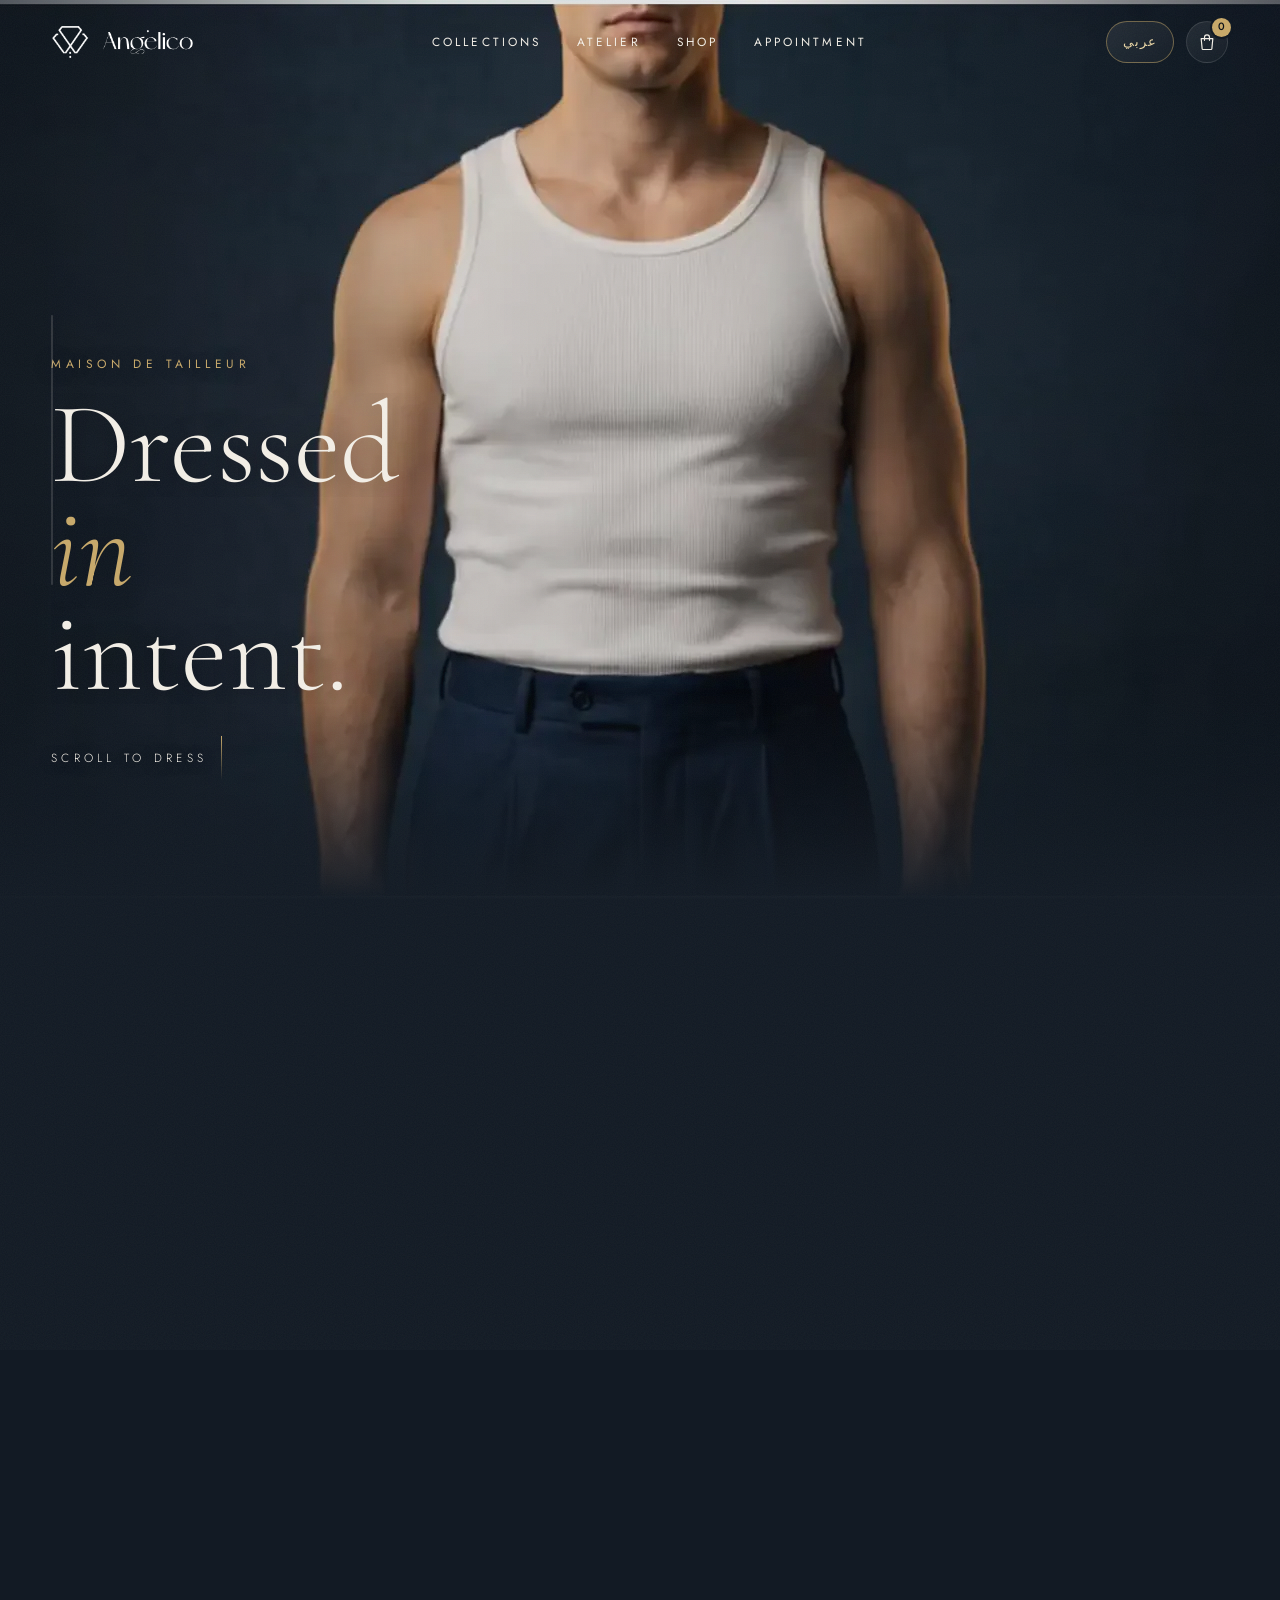
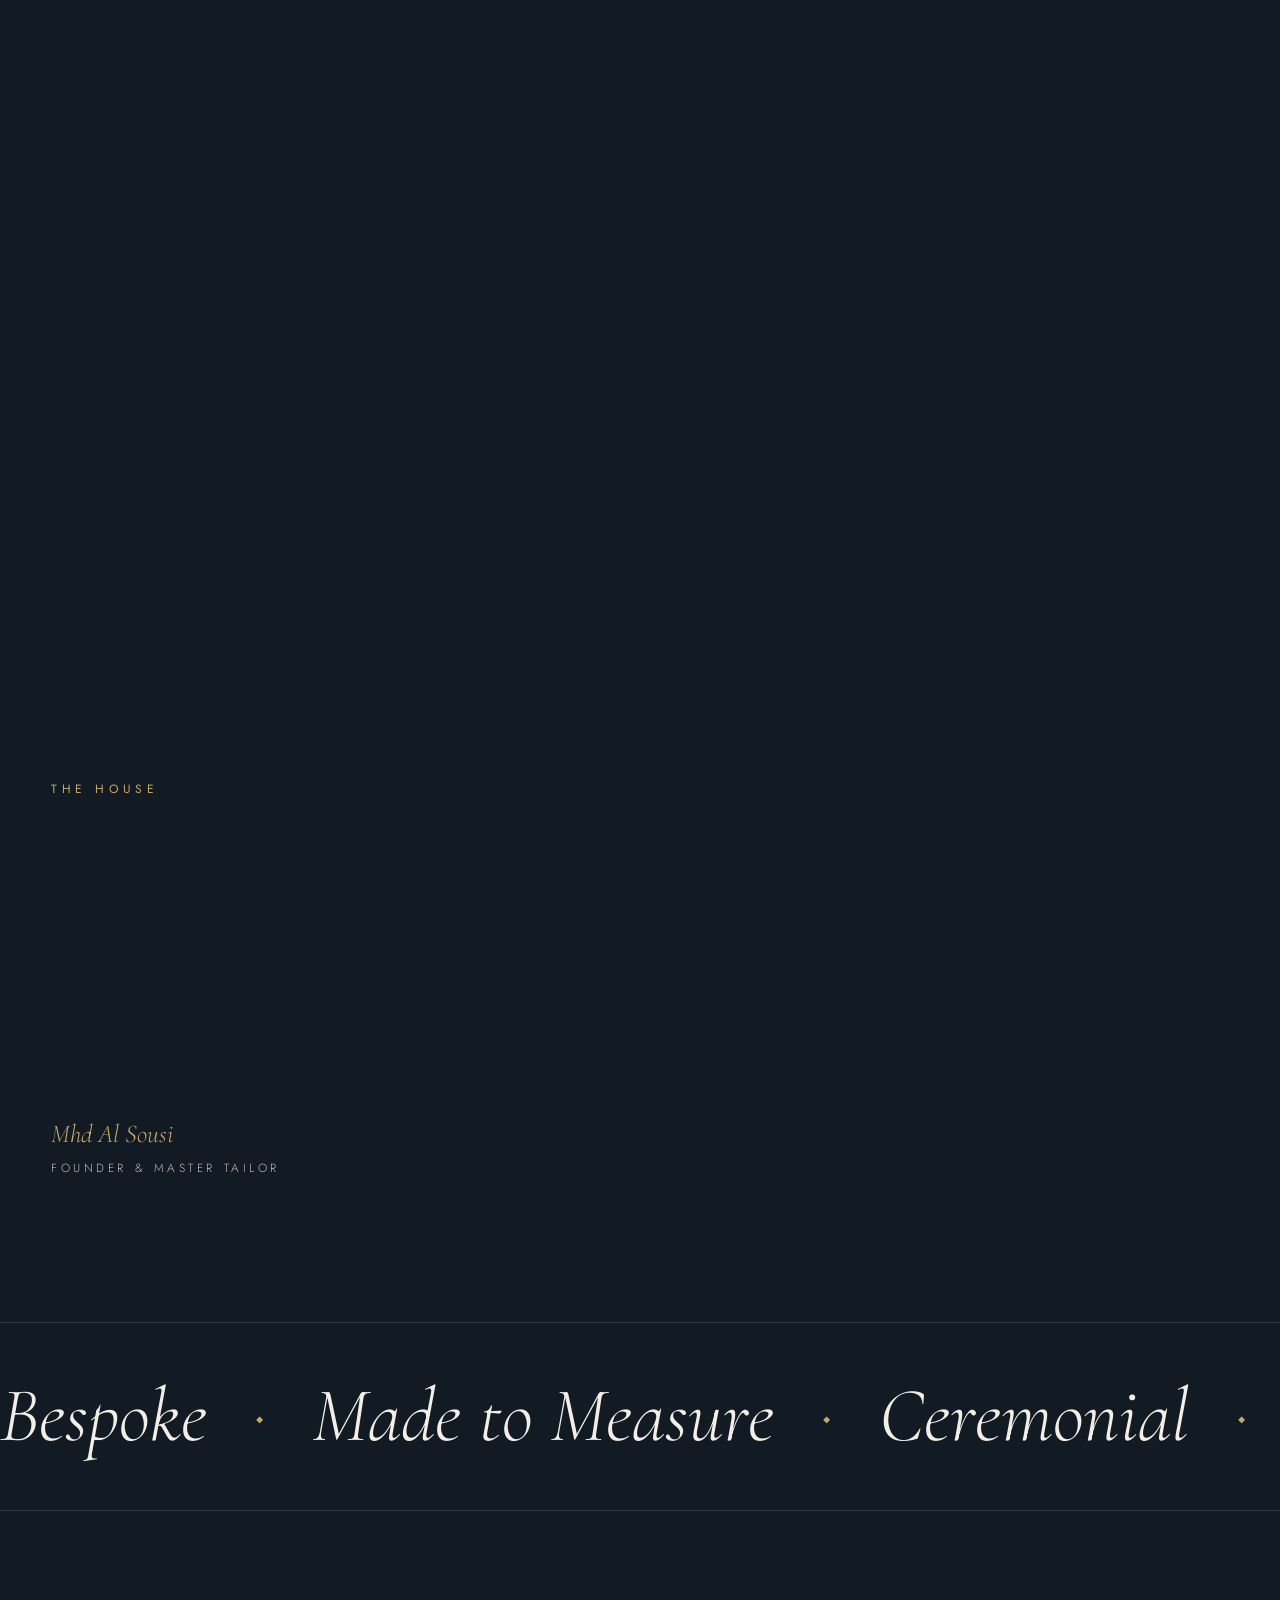
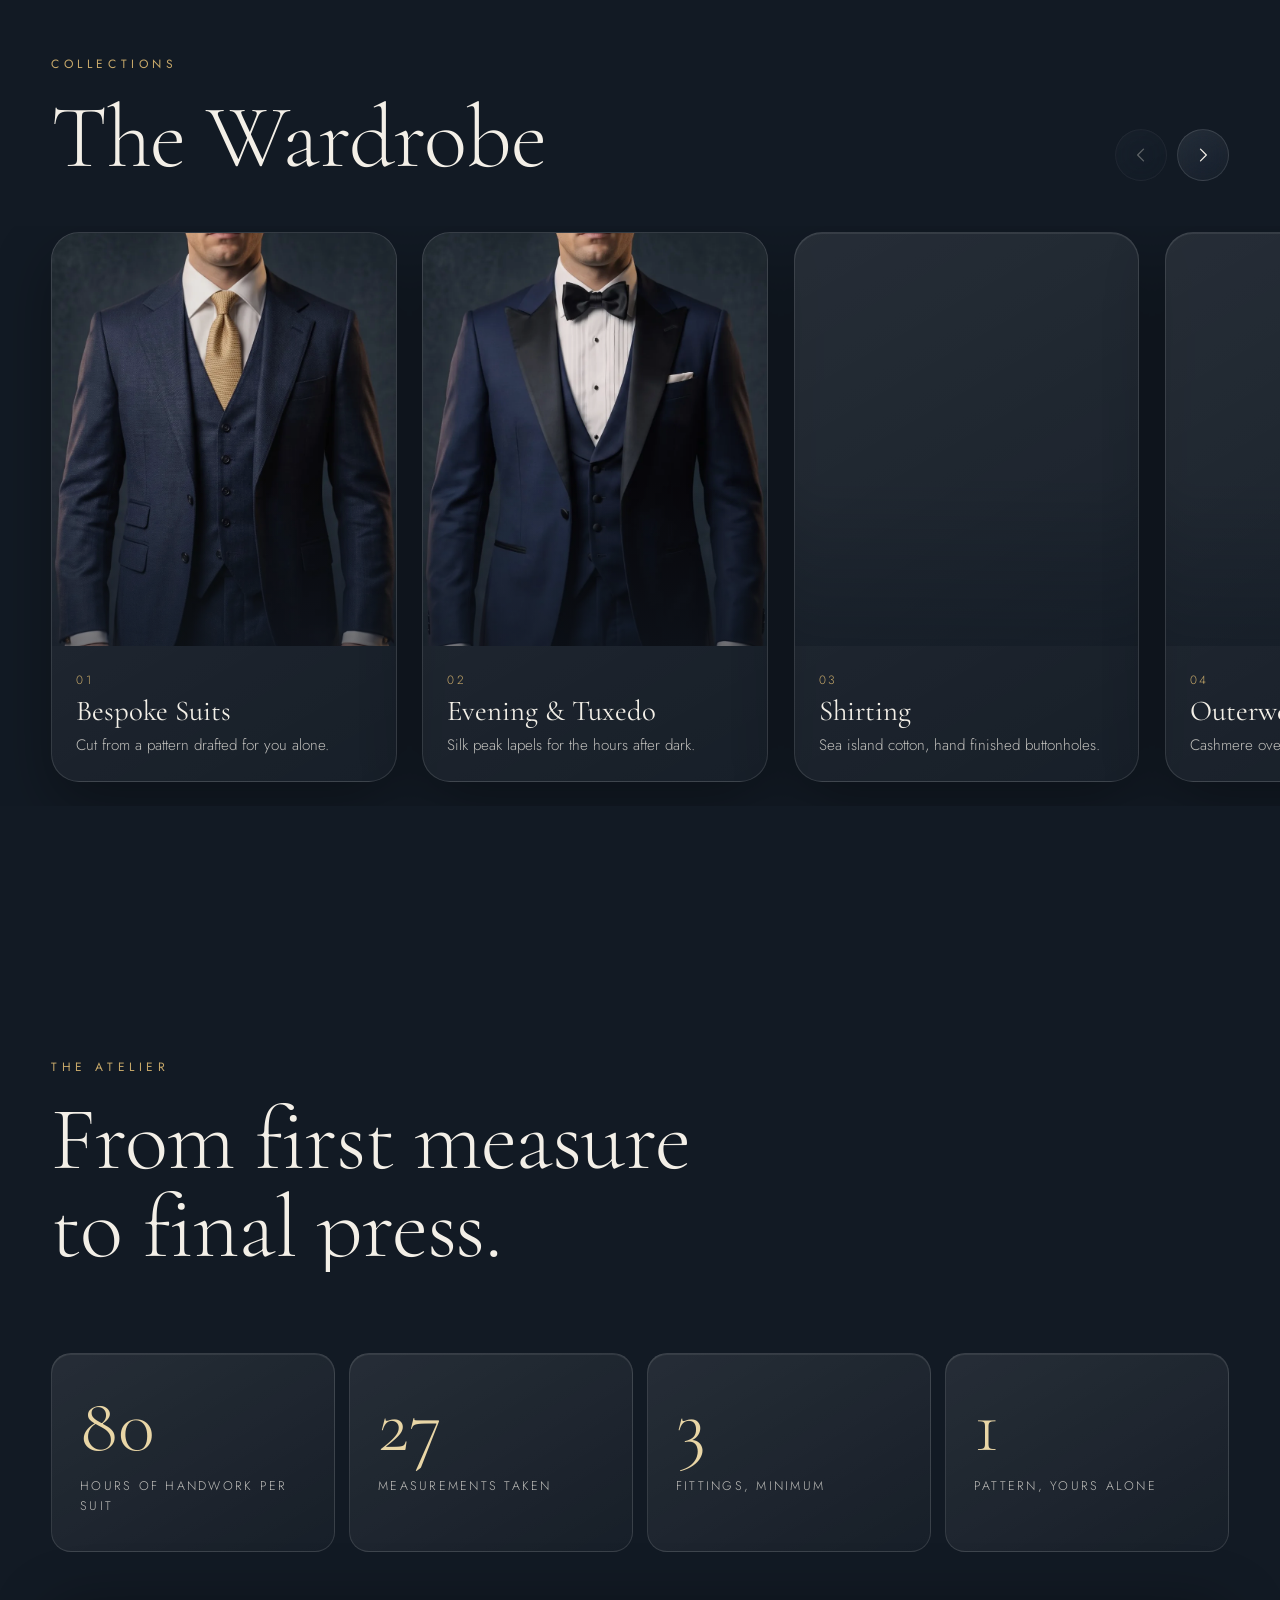
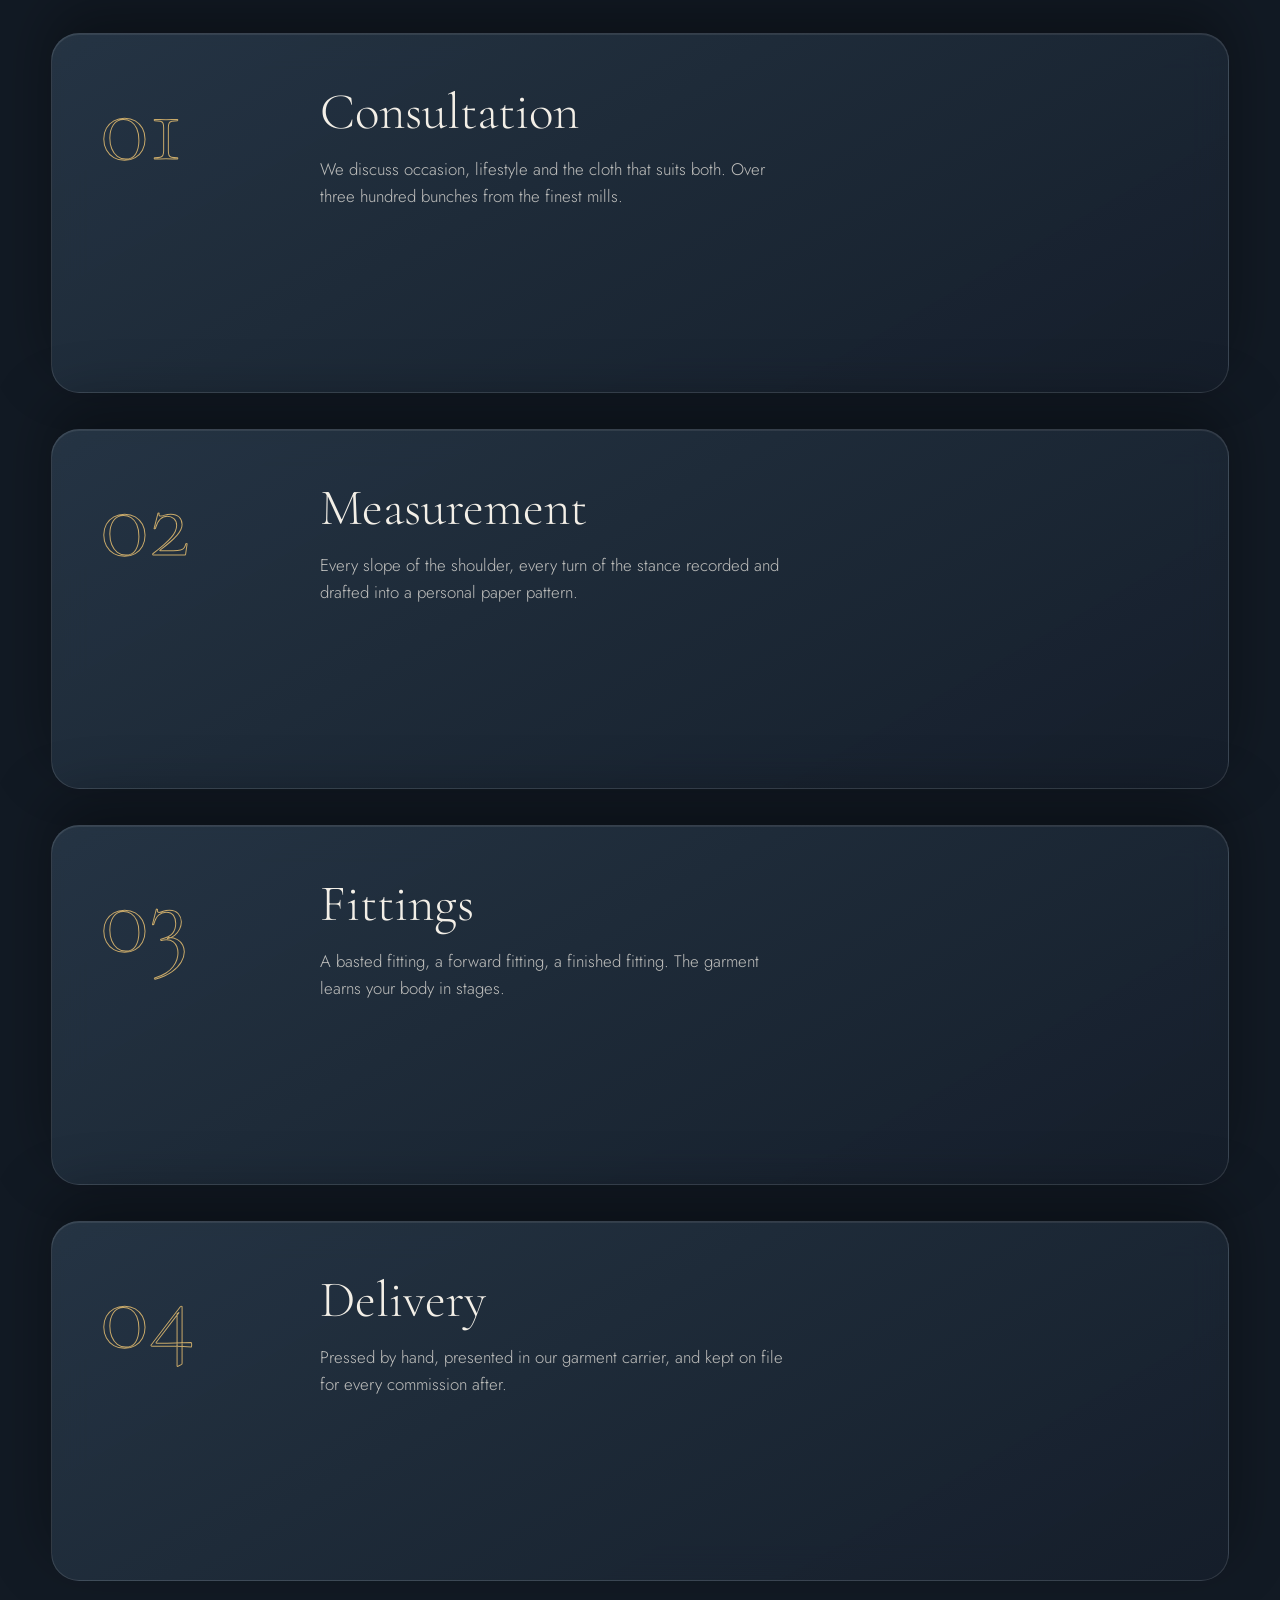
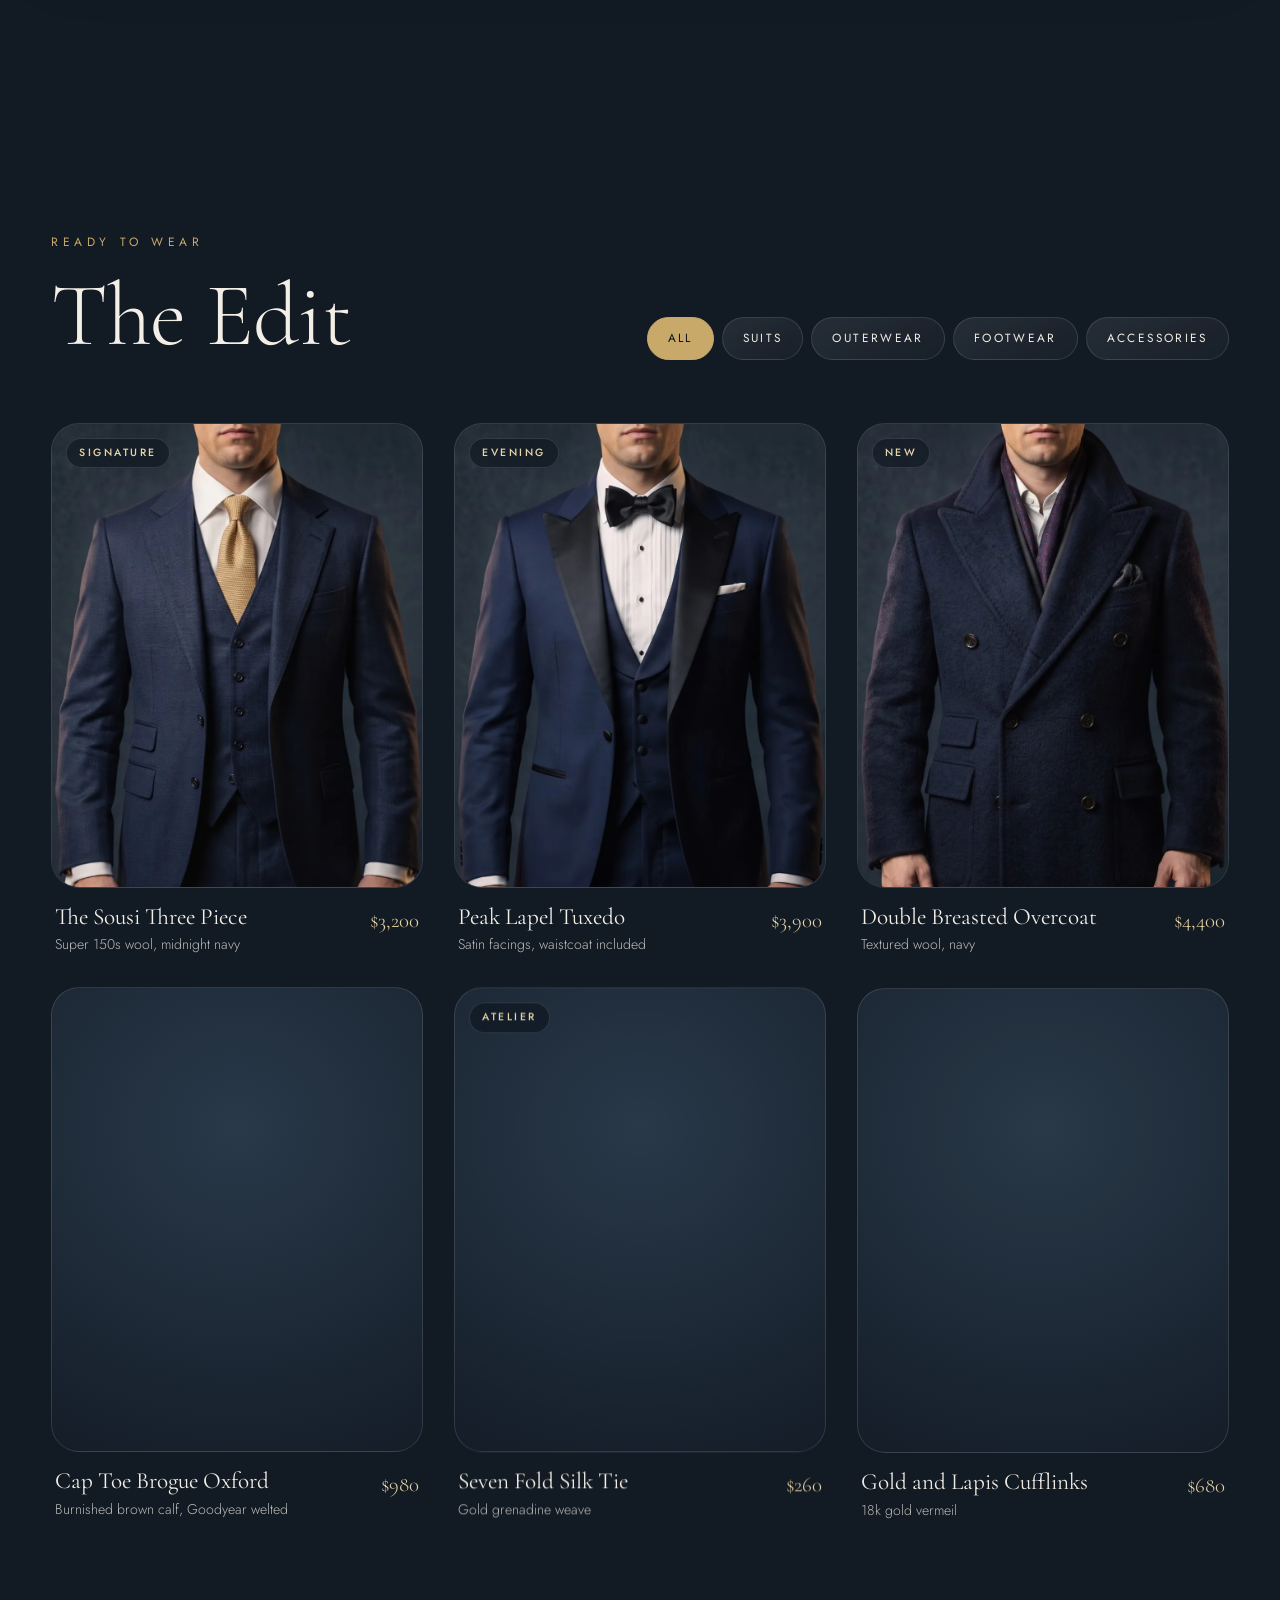
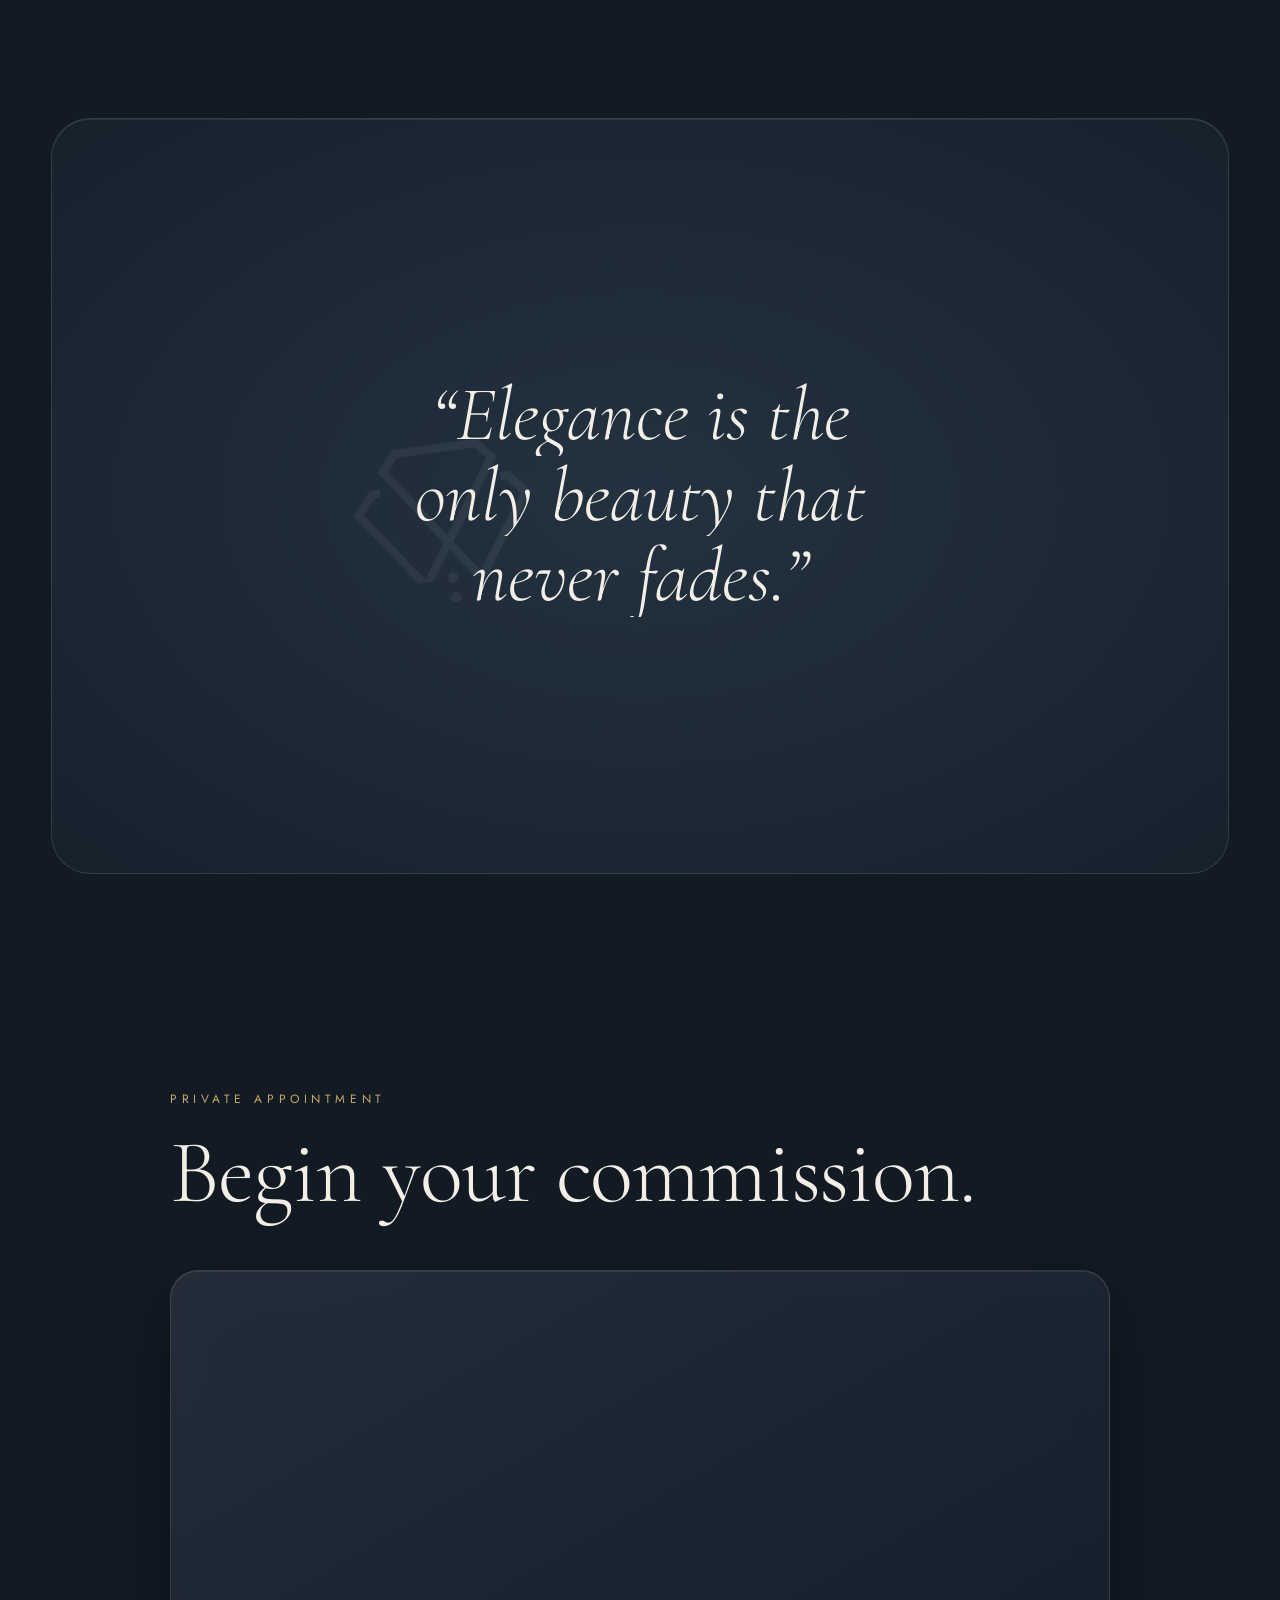
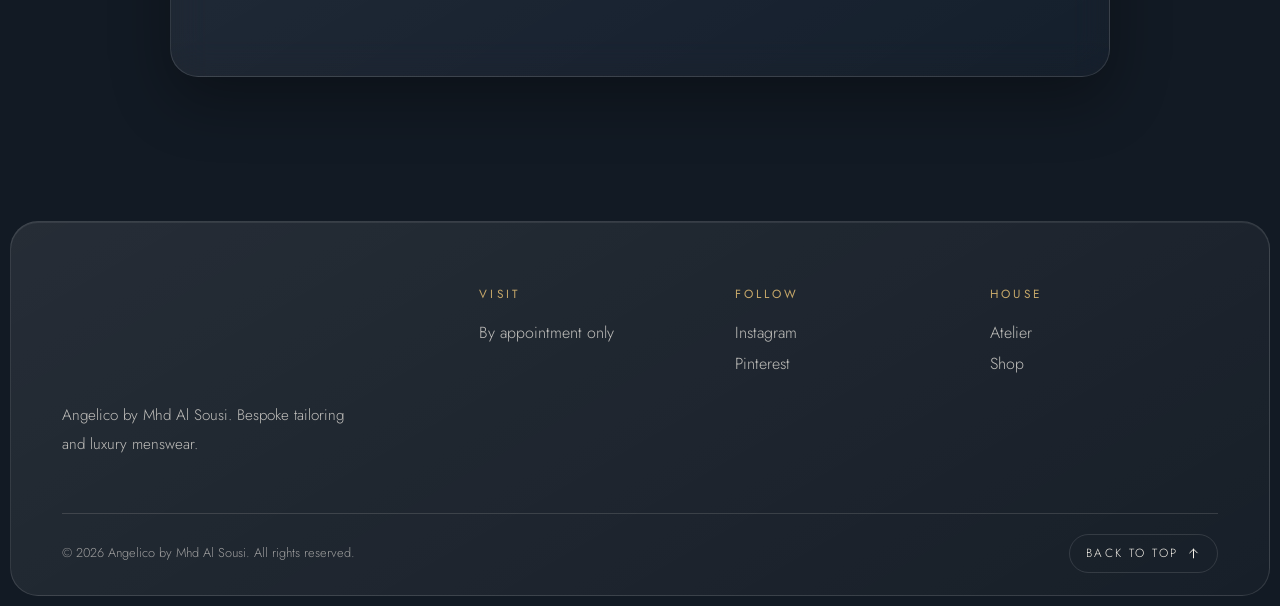
<file: index.html>
<!doctype html>
<html lang="en">
<head>
  <meta charset="utf-8" />
  <meta name="viewport" content="width=device-width, initial-scale=1" />
  <title>Angelico | By Mhd Al Sousi</title>
  <meta name="description" content="Angelico by Mhd Al Sousi. Bespoke tailoring and luxury menswear." />
  <meta name="theme-color" content="#121a24" />
  <link rel="icon" type="image/png" href="assets/brand/logo-mark.png" />
  <meta property="og:image" content="assets/brand/logo-original.jpg" />
  <link rel="preload" as="image" href="assets/brand/logo-lockup.png" />
  <link rel="preconnect" href="https://fonts.googleapis.com" />
  <link rel="preconnect" href="https://fonts.gstatic.com" crossorigin />
  <link href="https://fonts.googleapis.com/css2?family=Cormorant+Garamond:ital,wght@0,300;0,400;0,500;1,300;1,400&family=Jost:wght@300;400;500&display=swap" rel="stylesheet" />
  <link rel="stylesheet" href="css/style.css" />
</head>
<body class="is-loading">

  <!-- PRELOADER -->
  <div class="loader" aria-hidden="true">
    <div class="loader__mark"><img src="assets/brand/logo-mark.png" alt="" data-logo="mark" /></div>
    <div class="loader__bar"><span></span></div>
  </div>

  <!-- CURSOR -->
  <div class="cursor" aria-hidden="true"><span class="cursor__dot"></span><span class="cursor__ring"><em>View</em></span></div>
  <div class="grain" aria-hidden="true"></div>

  <!-- NAV -->
  <header class="nav">
    <a href="#top" class="nav__brand" aria-label="Angelico home">
      <img src="assets/brand/logo-mark.png" alt="" class="nav__mark" data-logo="mark" />
      <img src="assets/brand/logo-wordmark.png" alt="Angelico" class="nav__word" data-logo="wordmark" />
    </a>
    <nav class="nav__links" aria-label="Primary"></nav>
    <div class="nav__actions">
      <button class="nav__lang" data-magnetic aria-label="Language" hidden></button>
      <button class="nav__bag" data-magnetic>
        <svg class="nav__bag-icon" viewBox="0 0 24 24" aria-hidden="true"><path d="M5 8h14l-1.2 12.2a1 1 0 0 1-1 .8H7.2a1 1 0 0 1-1-.8L5 8Z"/><path d="M9 10V6.5a3 3 0 0 1 6 0V10"/></svg>
        <span class="nav__bag-label sr-only">Bag</span><span class="nav__count">0</span>
      </button>
      <button class="nav__burger" aria-label="Open menu" aria-expanded="false"><span></span><span></span></button>
    </div>
  </header>

  <div class="menu" aria-hidden="true">
    <ol></ol>
  </div>

  <main id="top">

    <!-- HERO: pinned scroll sequence, a man being dressed in his suit -->
    <section class="hero" id="hero">
      <div class="hero__pin">
        <div class="hero__bg">
          <div class="hero__glow"></div>
          <div class="hero__giant" aria-hidden="true"></div>
        </div>

        <!-- Video frame sequence (Kling output). Activated by js/config.js -->
        <canvas class="hero__canvas" aria-hidden="true"></canvas>
        <div class="hero__shade" aria-hidden="true"></div>

        <!-- Fallback / default: animated illustrated figure -->
        <svg class="figure" viewBox="0 0 600 900" role="img" aria-label="A man being dressed in a tailored suit">
          <defs>
            <linearGradient id="gSkin" x1="0" y1="0" x2="0" y2="1">
              <stop offset="0" stop-color="#2a3646"/><stop offset="1" stop-color="#1b2431"/>
            </linearGradient>
            <linearGradient id="gShirt" x1="0" y1="0" x2="1" y2="1">
              <stop offset="0" stop-color="#f6f2ea"/><stop offset="1" stop-color="#d9d2c4"/>
            </linearGradient>
            <linearGradient id="gJacketL" x1="0" y1="0" x2="1" y2="0">
              <stop offset="0" stop-color="#162030"/><stop offset="1" stop-color="#2b3a4e"/>
            </linearGradient>
            <linearGradient id="gJacketR" x1="1" y1="0" x2="0" y2="0">
              <stop offset="0" stop-color="#121a27"/><stop offset="1" stop-color="#2b3a4e"/>
            </linearGradient>
            <linearGradient id="gTie" x1="0" y1="0" x2="0" y2="1">
              <stop offset="0" stop-color="#d9bd7f"/><stop offset="1" stop-color="#9c7b3f"/>
            </linearGradient>
            <linearGradient id="gGold" x1="0" y1="0" x2="1" y2="1">
              <stop offset="0" stop-color="#f0dca8"/><stop offset="1" stop-color="#a8843f"/>
            </linearGradient>
            <clipPath id="clipShirt"><rect class="clip-shirt" x="0" y="150" width="600" height="0"/></clipPath>
            <clipPath id="clipTie"><rect class="clip-tie" x="250" y="215" width="100" height="0"/></clipPath>
            <pattern id="pinstripe" width="9" height="9" patternUnits="userSpaceOnUse">
              <line x1="4.5" y1="0" x2="4.5" y2="9" stroke="#ffffff" stroke-opacity=".045" stroke-width="1"/>
            </pattern>
          </defs>

          <!-- Body (mannequin silhouette) -->
          <g class="f-body">
            <ellipse cx="300" cy="96" rx="50" ry="64" fill="url(#gSkin)" />
            <path d="M276 150 L276 206 Q300 218 324 206 L324 150 Z" fill="url(#gSkin)"/>
            <path d="M300 206 C250 206 180 222 150 246 C128 264 124 300 122 340 L112 560 Q110 640 118 720 L150 722 Q160 640 168 560 L186 380 L192 600 Q190 700 196 800 L404 800 Q410 700 408 600 L414 380 L432 560 Q440 640 450 722 L482 720 Q490 640 488 560 L478 340 C476 300 472 264 450 246 C420 222 350 206 300 206 Z" fill="url(#gSkin)"/>
            <path class="f-outline" d="M300 206 C250 206 180 222 150 246 C128 264 124 300 122 340 L112 560 Q110 640 118 720 M482 720 Q490 640 488 560 L478 340 C476 300 472 264 450 246 C420 222 350 206 300 206" fill="none" stroke="#c8a96a" stroke-opacity=".35" stroke-width="1.2"/>
          </g>

          <!-- Shirt -->
          <g class="f-shirt" clip-path="url(#clipShirt)">
            <path d="M300 214 C254 214 190 228 160 250 C140 266 136 300 134 340 L124 560 Q122 640 128 712 L160 714 Q168 640 176 560 L194 386 L198 600 Q196 700 202 800 L398 800 Q404 700 402 600 L406 386 L424 560 Q432 640 440 714 L472 712 Q478 640 476 560 L466 340 C464 300 460 266 440 250 C410 228 346 214 300 214 Z" fill="url(#gShirt)"/>
            <path d="M300 230 L300 800" stroke="#c9c1b1" stroke-width="1.2"/>
            <g fill="#bfb6a5"><circle cx="300" cy="300" r="3"/><circle cx="300" cy="380" r="3"/><circle cx="300" cy="460" r="3"/><circle cx="300" cy="540" r="3"/><circle cx="300" cy="620" r="3"/></g>
            <!-- collar -->
            <path d="M270 196 L300 236 L262 262 L254 214 Z" fill="#fbf8f2" stroke="#cfc7b7" stroke-width="1"/>
            <path d="M330 196 L300 236 L338 262 L346 214 Z" fill="#fbf8f2" stroke="#cfc7b7" stroke-width="1"/>
            <!-- cuffs -->
            <rect x="122" y="690" width="40" height="30" rx="3" fill="#fbf8f2"/>
            <rect x="438" y="690" width="40" height="30" rx="3" fill="#fbf8f2"/>
          </g>

          <!-- Tie -->
          <g class="f-tie" clip-path="url(#clipTie)">
            <path d="M288 226 L312 226 L316 248 L284 248 Z" fill="url(#gTie)"/>
            <path d="M286 248 L314 248 L330 560 L300 596 L270 560 Z" fill="url(#gTie)"/>
            <path d="M300 250 L300 590" stroke="#fff" stroke-opacity=".18" stroke-width="1"/>
          </g>

          <!-- Jacket: two panels that slide on, lapels echo the Angelico mark -->
          <g class="f-jacket">
            <g class="f-jacket-l">
              <path d="M298 212 C252 212 186 226 156 248 C134 264 130 300 128 340 L116 560 Q114 640 120 700 L166 702 Q172 640 180 560 L192 400 L194 620 Q192 700 194 808 L300 808 L300 596 L232 330 Z" fill="url(#gJacketL)"/>
              <path d="M298 212 C252 212 186 226 156 248 C134 264 130 300 128 340 L116 560 Q114 640 120 700 L166 702 Q172 640 180 560 L192 400 L194 620 Q192 700 194 808 L300 808 L300 596 L232 330 Z" fill="url(#pinstripe)"/>
              <!-- left lapel -->
              <path class="lapel" d="M262 206 L232 330 L300 596 L250 330 L246 300 L214 258 Z" fill="#1d2939" stroke="#c8a96a" stroke-opacity=".55" stroke-width="1.2"/>
              <!-- pocket square (wearer's left = viewer's right lives on right panel); flap pocket -->
              <path d="M212 640 L272 640" stroke="#0c121b" stroke-width="3" stroke-linecap="round"/>
            </g>
            <g class="f-jacket-r">
              <path d="M302 212 C348 212 414 226 444 248 C466 264 470 300 472 340 L484 560 Q486 640 480 700 L434 702 Q428 640 420 560 L408 400 L406 620 Q408 700 406 808 L300 808 L300 596 L368 330 Z" fill="url(#gJacketR)"/>
              <path d="M302 212 C348 212 414 226 444 248 C466 264 470 300 472 340 L484 560 Q486 640 480 700 L434 702 Q428 640 420 560 L408 400 L406 620 Q408 700 406 808 L300 808 L300 596 L368 330 Z" fill="url(#pinstripe)"/>
              <path class="lapel" d="M338 206 L368 330 L300 596 L350 330 L354 300 L386 258 Z" fill="#1d2939" stroke="#c8a96a" stroke-opacity=".55" stroke-width="1.2"/>
              <path d="M342 410 L392 410" stroke="#0c121b" stroke-width="3" stroke-linecap="round"/>
              <path d="M328 640 L388 640" stroke="#0c121b" stroke-width="3" stroke-linecap="round"/>
            </g>
          </g>

          <!-- Finishing: buttons (the two dots of the mark), pocket square, cufflinks -->
          <g class="f-finish">
            <circle class="btn" cx="300" cy="620" r="6" fill="url(#gGold)"/>
            <circle class="btn" cx="300" cy="660" r="6" fill="url(#gGold)"/>
            <path class="square" d="M346 410 L362 386 L372 404 L382 384 L390 410 Z" fill="url(#gGold)"/>
            <circle class="cuff" cx="142" cy="706" r="5" fill="url(#gGold)"/>
            <circle class="cuff" cx="458" cy="706" r="5" fill="url(#gGold)"/>
            <path class="f-trace" d="M300 212 C252 212 186 226 156 248 C134 264 130 300 128 340 L116 560 Q114 640 120 700 M300 212 C348 212 414 226 444 248 C466 264 470 300 472 340 L484 560 Q486 640 480 700 M262 206 L232 330 L300 596 L368 330 L338 206" fill="none" stroke="url(#gGold)" stroke-width="1.6"/>
          </g>
        </svg>

        <!-- Stage captions -->
        <div class="hero__intro">
          <p class="eyebrow"></p>
          <h1 class="hero__title"></h1>
          <p class="hero__scroll"></p>
        </div>

        <ol class="stages"></ol>

        <div class="hero__progress" aria-hidden="true"><span></span></div>

        <div class="hero__final">
          <img src="assets/brand/logo-lockup.png" alt="Angelico by Mhd Al Sousi" data-logo="lockup" />
        </div>
      </div>
    </section>

    <!-- MANIFESTO -->
    <section class="manifesto" data-section="manifesto">
      <p class="eyebrow"></p>
      <p class="manifesto__text" data-split></p>
      <div class="manifesto__sig"></div>
    </section>

    <!-- MARQUEE -->
    <div class="marquee" aria-hidden="true" data-section="marquee">
      <div class="marquee__track"></div>
    </div>

    <!-- COLLECTIONS: a horizontal row the visitor scrolls (swipe, trackpad or arrows) -->
    <section class="collections" id="collections" data-section="collections">
      <div class="collections__pin">
        <header class="collections__head">
          <div>
            <p class="eyebrow"></p>
            <h2 class="display"></h2>
          </div>
          <div class="collections__nav">
            <button type="button" data-dir="-1" aria-label="Previous"><svg viewBox="0 0 24 24" aria-hidden="true"><path d="M15 5l-7 7 7 7"/></svg></button>
            <button type="button" data-dir="1" aria-label="Next"><svg viewBox="0 0 24 24" aria-hidden="true"><path d="M9 5l7 7-7 7"/></svg></button>
          </div>
        </header>
        <div class="collections__track"></div>
      </div>
    </section>

    <!-- ATELIER: process with stacking cards -->
    <section class="atelier" id="atelier" data-section="atelier">
      <header class="atelier__head">
        <p class="eyebrow"></p>
        <h2 class="display" data-split></h2>
      </header>
      <div class="stats"></div>
      <div class="steps"></div>
    </section>

    <!-- SHOP -->
    <section class="shop" id="shop" data-section="shop">
      <header class="shop__head">
        <div><p class="eyebrow"></p><h2 class="display"></h2></div>
        <div class="filters" role="tablist"></div>
      </header>
      <div class="grid" id="grid"></div>
    </section>

    <!-- QUOTE / PARALLAX -->
    <section class="quote" data-section="quote">
      <div class="quote__mark"><img src="assets/brand/logo-mark.png" alt="" data-logo="mark" /></div>
      <blockquote data-split></blockquote>
    </section>

    <!-- APPOINTMENT -->
    <section class="appointment" id="appointment" data-section="appointment">
      <div class="appointment__inner">
        <p class="eyebrow"></p>
        <h2 class="display"></h2>
        <form class="form" novalidate>
          <input type="text" name="website" class="hp" tabindex="-1" autocomplete="off" aria-hidden="true" />
          <label><span>Name</span><input name="name" required autocomplete="name" /></label>
          <label><span>Email</span><input name="email" type="email" required autocomplete="email" /></label>
          <label><span>Interest</span>
            <select name="interest"></select>
          </label>
          <label><span>Preferred date</span><input name="date" type="date" /></label>
          <button type="submit" class="btn-gold" data-magnetic><span></span></button>
          <p class="form__msg" role="status" aria-live="polite"></p>
        </form>
      </div>
    </section>
  </main>

  <footer class="footer">
    <div class="footer__inner">
      <div class="footer__brand">
        <img src="assets/brand/logo-lockup.png" alt="Angelico by Mhd Al Sousi" class="footer__logo" data-logo="lockup" />
        <p class="footer__tagline"></p>
      </div>
      <div class="footer__cols"></div>
    </div>
    <div class="footer__bar">
      <p class="footer__legal"></p>
      <a href="#top" class="footer__top"><span>Back to top</span> <svg viewBox="0 0 24 24" aria-hidden="true"><path d="M12 19V5M6 11l6-6 6 6"/></svg></a>
    </div>
  </footer>

  <div class="toast" role="status" aria-live="polite"></div>

  <script src="js/hero-tour.js"></script>
  <script src="js/vendor/gsap.min.js"></script>
  <script src="js/vendor/ScrollTrigger.min.js"></script>
  <script src="js/vendor/lenis.min.js"></script>
  <script src="js/supabase-config.js"></script>
  <script src="js/supabase-lite.js"></script>
  <script src="js/config.js"></script>
  <script src="js/content.js"></script>
  <script src="js/main.js"></script>
</body>
</html>
</file>
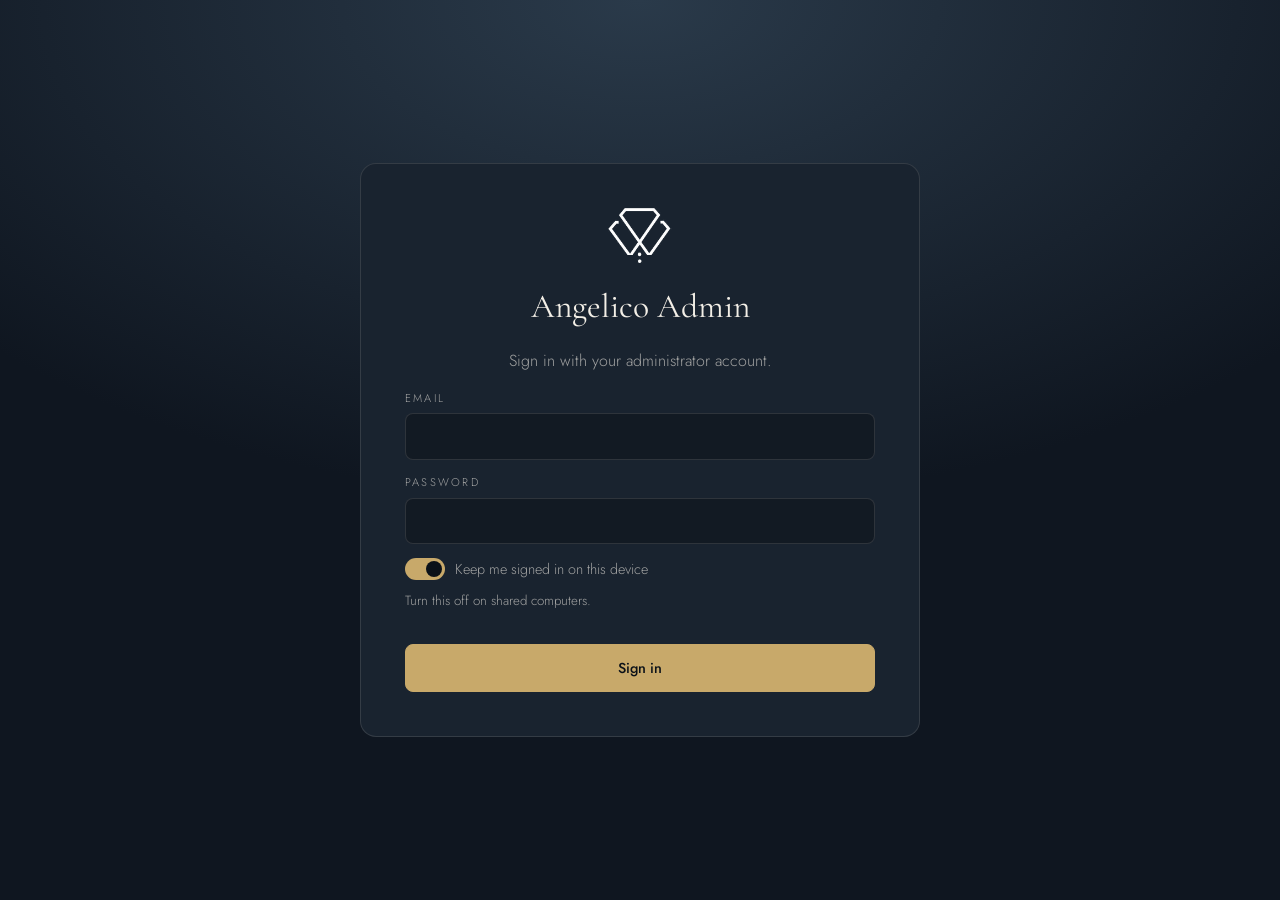
<file: admin/index.html>
<!doctype html>
<html lang="en">
<head>
  <meta charset="utf-8" />
  <meta name="viewport" content="width=device-width, initial-scale=1" />
  <meta name="robots" content="noindex, nofollow" />
  <meta name="theme-color" content="#121a24" />
  <title>Angelico Admin</title>
  <link rel="icon" type="image/png" href="../assets/brand/logo-mark.png" />
  <link rel="preconnect" href="https://fonts.googleapis.com" />
  <link rel="preconnect" href="https://fonts.gstatic.com" crossorigin />
  <link href="https://fonts.googleapis.com/css2?family=Cormorant+Garamond:ital,wght@0,300;0,400;0,500;1,400&family=Jost:wght@300;400;500&display=swap" rel="stylesheet" />
  <link rel="stylesheet" href="admin.css" />
</head>
<body>
  <div id="login" class="login" hidden></div>

  <div id="app" class="app" hidden>
    <aside class="side">
      <a class="side__brand" href="#/dashboard"><img src="../assets/brand/logo-mark.png" alt="" /><span>Angelico<small>Admin</small></span></a>
      <nav id="nav" class="side__nav" aria-label="Admin sections"></nav>
      <div class="side__foot">
        <a id="liveLink" href="../" target="_blank" rel="noopener">View live site</a>
        <button data-act="disconnect" class="linkbtn">Disconnect</button>
      </div>
    </aside>

    <div class="main">
      <header class="bar">
        <div class="bar__title"><h1 id="viewTitle">Dashboard</h1><span id="statusBadge" class="badge"></span></div>
        <div class="bar__actions">
          <div class="seg" id="langSeg" role="group" aria-label="Editing language" title="Language you are editing">
            <button data-act="lang" data-l="en">EN</button><button data-act="lang" data-l="ar" lang="ar">عربي</button>
          </div>
          <button class="btn" data-act="preview">Preview draft</button>
          <button class="btn" data-act="discard" id="discardBtn">Discard changes</button>
          <button class="btn btn--gold" data-act="publish" id="publishBtn">Publish</button>
        </div>
      </header>
      <main id="view" class="view"></main>
    </div>
  </div>

  <div id="modal" class="modal" hidden></div>
  <div id="toast" class="toast" role="status" aria-live="polite"></div>

  <script src="../js/supabase-config.js"></script>
  <script src="../js/supabase-lite.js"></script>
  <script src="github.js"></script>
  <script src="backends.js"></script>
  <script src="admin.js"></script>
</body>
</html>
</file>
<file: css/style.css>
/* ==========================================================
   ANGELICO by Mhd Al Sousi
   Palette is sampled from the brand logo (#2A3A4A navy).
   Built mobile first in spirit: every block is checked at 360 to 430 px wide.
   ========================================================== */
:root {
  --navy: #2a3a4a;
  --navy-700: #1c2734;
  --navy-900: #121a24;
  --ink: #0b1118;
  --ivory: #f3efe7;
  --ivory-dim: rgba(243, 239, 231, 0.76);
  --ivory-mute: rgba(243, 239, 231, 0.6);
  --line: rgba(243, 239, 231, 0.14);
  --gold: #c8a96a;
  --gold-2: #e9d6a6;
  --serif: "Cormorant Garamond", "Times New Roman", serif;
  --sans: "Jost", "Helvetica Neue", Arial, sans-serif;
  --ease: cubic-bezier(0.22, 1, 0.36, 1);
  --gutter: clamp(16px, 4vw, 64px);

  /* shape */
  --r-xl: 28px;
  --r-lg: 20px;
  --r-md: 14px;
  --r-sm: 10px;

  /* glass */
  --glass: linear-gradient(150deg, rgba(255, 255, 255, 0.085), rgba(255, 255, 255, 0.025));
  --glass-solid: linear-gradient(150deg, rgba(42, 58, 74, 0.82), rgba(22, 31, 43, 0.86));
  --glass-border: rgba(255, 255, 255, 0.12);
  --glass-hi: inset 0 1px 0 rgba(255, 255, 255, 0.08);
  --blur: blur(18px) saturate(140%);
  --shadow: 0 24px 60px rgba(0, 0, 0, 0.32);
}

*, *::before, *::after { box-sizing: border-box; }
html { -webkit-text-size-adjust: 100%; }
html.lenis, html.lenis body { height: auto; }
.lenis.lenis-smooth { scroll-behavior: auto !important; }
body {
  margin: 0;
  background: var(--navy-900);
  color: var(--ivory);
  font-family: var(--sans);
  font-weight: 300;
  line-height: 1.6;
  overflow-x: hidden;
  -webkit-font-smoothing: antialiased;
}
/* A very soft gradient behind everything. Fixed layer, so it never repaints on scroll. */
body::before {
  content: ""; position: fixed; inset: 0; z-index: -1; pointer-events: none;
  background:
    radial-gradient(90vmax 70vmax at 0% 0%, rgba(42, 58, 74, 0.7), transparent 60%),
    radial-gradient(70vmax 60vmax at 100% 55%, rgba(200, 169, 106, 0.07), transparent 60%),
    radial-gradient(80vmax 60vmax at 20% 100%, rgba(42, 58, 74, 0.45), transparent 60%),
    linear-gradient(180deg, #141d29 0%, #0f1620 100%);
}
body.is-loading { overflow: hidden; }
img { max-width: 100%; display: block; }
a { color: inherit; text-decoration: none; }
button { font: inherit; color: inherit; background: none; border: 0; cursor: pointer; }
::selection { background: var(--gold); color: var(--ink); }
:focus-visible { outline: 2px solid var(--gold); outline-offset: 3px; border-radius: 6px; }
.sr-only { position: absolute !important; width: 1px; height: 1px; padding: 0; margin: -1px; overflow: hidden; clip: rect(0 0 0 0); white-space: nowrap; border: 0; }

.eyebrow {
  font-family: var(--sans);
  font-size: 0.75rem;
  font-weight: 400;
  letter-spacing: 0.38em;
  text-transform: uppercase;
  color: var(--gold);
  margin: 0 0 1.2rem;
}
.display {
  font-family: var(--serif);
  font-weight: 300;
  font-size: clamp(2.5rem, 7vw, 6.4rem);
  line-height: 0.98;
  letter-spacing: -0.01em;
  margin: 0;
}

/* ---------- Grain ---------- */
.grain {
  position: fixed; inset: -50%;
  pointer-events: none; z-index: 90; opacity: 0.05;
  background-image: url("data:image/svg+xml,%3Csvg xmlns='http://www.w3.org/2000/svg' width='160' height='160'%3E%3Cfilter id='n'%3E%3CfeTurbulence type='fractalNoise' baseFrequency='.9' numOctaves='3' stitchTiles='stitch'/%3E%3C/filter%3E%3Crect width='100%25' height='100%25' filter='url(%23n)'/%3E%3C/svg%3E");
  animation: grain 1s steps(6) infinite;
}
@keyframes grain {
  0% { transform: translate(0, 0); } 20% { transform: translate(-3%, 2%); } 40% { transform: translate(2%, -3%); }
  60% { transform: translate(-2%, -1%); } 80% { transform: translate(3%, 3%); } 100% { transform: translate(0, 0); }
}
/* Phones: a still grain. The moving layer costs battery and frames for almost no visible gain. */
@media (hover: none), (pointer: coarse) { .grain { animation: none; inset: 0; } }

/* ---------- Loader (only on screen while content and hero photos load) ---------- */
.loader {
  position: fixed; inset: 0; z-index: 200;
  display: grid; place-items: center; align-content: center; gap: 28px;
  background: radial-gradient(80% 60% at 50% 40%, var(--navy) 0%, var(--navy-900) 100%);
}
.loader__mark { width: 110px; clip-path: inset(100% 0 0 0); }
.loader__bar { width: 180px; height: 2px; border-radius: 2px; background: var(--line); overflow: hidden; }
.loader__bar span { display: block; height: 100%; width: 100%; background: var(--gold); transform: scaleX(0); transform-origin: left; transition: transform .35s var(--ease); }
.loader__msg { margin: 0; color: var(--ivory-dim); font-size: 0.9rem; }
html[dir="rtl"] .loader__bar span { transform-origin: right; }
@media (prefers-reduced-motion: reduce) { .loader__mark { clip-path: none; } }

/* ---------- Cursor (mouse only, shown after the first mouse movement) ---------- */
.cursor { position: fixed; top: 0; left: 0; z-index: 150; pointer-events: none; display: none; }
@media (hover: hover) and (pointer: fine) { html.has-cursor .cursor { display: block; } }
.cursor__dot, .cursor__ring { position: absolute; top: 0; left: 0; border-radius: 50%; transform: translate(-50%, -50%); }
.cursor__dot { width: 6px; height: 6px; background: var(--gold); }
.cursor__ring {
  width: 38px; height: 38px; border: 1px solid rgba(200, 169, 106, 0.6);
  display: grid; place-items: center;
  transition: width .5s var(--ease), height .5s var(--ease), background .5s var(--ease), border-color .5s;
}
.cursor__ring em { font-style: normal; font-size: 0.62rem; letter-spacing: 0.3em; text-transform: uppercase; color: var(--ink); opacity: 0; transition: opacity .3s; }
.cursor.is-hover .cursor__ring { width: 64px; height: 64px; }
.cursor.is-view .cursor__ring { width: 96px; height: 96px; background: var(--gold); border-color: var(--gold); }
.cursor.is-view .cursor__ring em { opacity: 1; }

/* ---------- Nav: transparent on the hero, a floating glass pill once scrolled ---------- */
.nav {
  position: fixed; top: 0; left: 0; right: 0; z-index: 100;
  display: flex; align-items: center; justify-content: space-between; gap: 16px;
  padding: 20px var(--gutter);
  border: 1px solid transparent; border-radius: 0;
  transition: background .6s var(--ease), padding .6s var(--ease), translate .6s var(--ease), top .6s var(--ease), left .6s var(--ease), right .6s var(--ease), border-radius .6s var(--ease), border-color .6s;
}
.nav.is-scrolled {
  top: 10px; left: 10px; right: 10px;
  padding: 10px clamp(14px, 2.4vw, 32px);
  border-radius: 999px; border-color: var(--glass-border);
  background: rgba(18, 26, 36, 0.62);
  backdrop-filter: var(--blur); -webkit-backdrop-filter: var(--blur);
  box-shadow: var(--glass-hi), 0 12px 40px rgba(0, 0, 0, 0.28);
}
.nav.is-hidden { translate: 0 calc(-100% - 14px); }
.nav__brand { display: flex; align-items: center; gap: 14px; }
.nav__mark { height: 32px; width: auto; }
.nav__word { height: 24px; width: auto; }
.nav__links { display: flex; gap: 36px; }
.nav__links a {
  position: relative; display: inline-block;
  font-size: 0.74rem; font-weight: 400; letter-spacing: 0.26em; text-transform: uppercase;
}
.nav__links a::after {
  content: ""; position: absolute; left: 0; right: 0; bottom: -6px; height: 1px; background: var(--gold);
  transform: scaleX(0); transform-origin: right; transition: transform .6s var(--ease);
}
.nav__links a:hover::after { transform: scaleX(1); transform-origin: left; }
.nav__actions { display: flex; align-items: center; gap: 12px; }
.nav__bag {
  position: relative; display: inline-grid; place-items: center;
  width: 42px; height: 42px; border-radius: 50%;
  border: 1px solid var(--glass-border); background: var(--glass);
  transition: border-color .4s, background .4s;
}
.nav__bag:hover { border-color: rgba(200, 169, 106, 0.6); }
.nav__bag-icon { width: 20px; height: 20px; fill: none; stroke: currentColor; stroke-width: 1.4; stroke-linejoin: round; stroke-linecap: round; }
.nav__count {
  position: absolute; top: -4px; inset-inline-end: -4px;
  display: inline-grid; place-items: center; min-width: 19px; height: 19px; padding: 0 4px;
  border-radius: 999px; background: var(--gold); color: var(--ink); font-size: 0.66rem; font-weight: 500; letter-spacing: 0;
  box-shadow: 0 0 0 2px var(--navy-900);
}
.nav__burger { display: none; width: 42px; height: 42px; position: relative; border-radius: 50%; border: 1px solid var(--glass-border); background: var(--glass); }
.nav__burger span { position: absolute; left: 12px; right: 12px; height: 1px; background: var(--ivory); transition: transform .5s var(--ease), top .5s var(--ease); }
.nav__burger span:first-child { top: 17px; }
.nav__burger span:last-child { top: 24px; }
.nav__burger[aria-expanded="true"] span:first-child { top: 20px; transform: rotate(45deg); }
.nav__burger[aria-expanded="true"] span:last-child { top: 20px; transform: rotate(-45deg); }

.menu {
  position: fixed; inset: 0; z-index: 99;
  background: radial-gradient(90% 70% at 100% 0%, var(--navy) 0%, var(--navy-900) 70%);
  display: grid; align-items: center; padding: 0 var(--gutter);
  clip-path: circle(0% at calc(100% - 40px) 40px);
  transition: clip-path .9s var(--ease);
}
.menu.is-open { clip-path: circle(150% at calc(100% - 40px) 40px); }
.menu ol { list-style: none; margin: 0; padding: 0; }
.menu a { display: flex; align-items: baseline; gap: 18px; font-family: var(--serif); font-size: clamp(2.4rem, 11vw, 4.5rem); line-height: 1.25; }
.menu small { font-family: var(--sans); font-size: 0.75rem; color: var(--gold); letter-spacing: 0.2em; }

/* ---------- Language switcher ---------- */
.nav__lang {
  height: 42px; padding: 0 16px; border-radius: 999px;
  font-size: 0.8rem; letter-spacing: 0.08em; color: var(--gold-2);
  border: 1px solid rgba(200, 169, 106, 0.5); background: var(--glass);
  transition: background .4s, color .4s;
}
.nav__lang:hover { background: var(--gold); color: var(--ink); }
.nav__lang[hidden] { display: none; }

/* ---------- Hero ---------- */
.hero { position: relative; height: 600vh; }
.hero__pin { position: relative; height: 100vh; height: 100svh; overflow: hidden; }
.hero__bg { position: absolute; inset: 0; background: radial-gradient(120% 90% at 50% 40%, var(--navy) 0%, var(--navy-700) 45%, var(--navy-900) 100%); }
.hero__pin::after { content: ""; position: absolute; left: 0; right: 0; bottom: 0; height: 22vh; z-index: 2; pointer-events: none; background: linear-gradient(to bottom, rgba(18, 26, 36, 0), #121a24); }
.hero__glow {
  position: absolute; left: 50%; top: 46%; width: 70vmin; height: 70vmin; transform: translate(-50%, -50%);
  background: radial-gradient(circle, rgba(200, 169, 106, 0.22) 0%, rgba(200, 169, 106, 0) 65%);
  filter: blur(10px);
}
.hero__giant {
  position: absolute; left: 50%; top: 50%; transform: translate(-50%, -50%);
  font-family: var(--serif); font-weight: 300; font-size: 26vw; line-height: 1; white-space: nowrap;
  color: transparent; -webkit-text-stroke: 1px rgba(243, 239, 231, 0.07);
  letter-spacing: -0.02em; user-select: none;
}
.hero__canvas { position: absolute; inset: 0; width: 100%; height: 100%; display: none; }
.hero__shade { position: absolute; inset: 0; z-index: 1; pointer-events: none; opacity: 0; display: none; background: radial-gradient(80% 70% at 50% 50%, rgba(18, 26, 36, 0.35), rgba(18, 26, 36, 0.78)); }
.hero.has-sequence .hero__canvas, .hero.has-camera .hero__canvas { display: block; }
.hero.has-sequence .figure, .hero.has-camera .figure { display: none; }
.hero.has-camera .hero__shade { display: block; }

/* Scrims keep the captions readable over photographs. */
.hero.has-sequence .hero__pin::before, .hero.has-camera .hero__pin::before {
  content: ""; position: absolute; inset: 0; z-index: 1; pointer-events: none;
  background: linear-gradient(90deg, rgba(14, 20, 29, 0.72) 0%, rgba(14, 20, 29, 0.15) 34%, rgba(14, 20, 29, 0.1) 60%, rgba(14, 20, 29, 0.7) 100%);
}

.figure {
  position: absolute; left: 50%; bottom: 0;
  height: min(92vh, 150vw); width: auto; max-width: none; overflow: visible;
  filter: drop-shadow(0 40px 60px rgba(0, 0, 0, 0.45));
}
.f-trace { stroke-dasharray: 2600; stroke-dashoffset: 2600; }
.f-finish .btn, .f-finish .square, .f-finish .cuff { transform-box: fill-box; transform-origin: center; }

.hero__intro {
  position: absolute; inset-inline-start: var(--gutter); bottom: 12vh; z-index: 3; max-width: 42ch;
  text-shadow: 0 2px 24px rgba(0, 0, 0, 0.35);
}
.hero__title { font-family: var(--serif); font-weight: 300; font-size: clamp(3rem, 9vw, 8.5rem); line-height: 0.9; margin: 0; }
.hero__title span { display: block; overflow: hidden; }
.hero__title em { font-style: italic; color: var(--gold); }
.hero__scroll { margin-top: 2rem; font-size: 0.74rem; letter-spacing: 0.36em; text-transform: uppercase; color: var(--ivory); display: flex; align-items: center; gap: 14px; }
.hero__scroll i { display: block; width: 1px; height: 44px; background: linear-gradient(var(--gold), transparent); animation: drip 2.2s var(--ease) infinite; transform-origin: top; }
@keyframes drip { 0% { transform: scaleY(0); } 50% { transform: scaleY(1); } 100% { transform: scaleY(1); opacity: 0; } }

.stages { list-style: none; margin: 0; padding: 0; position: absolute; inset-inline-end: var(--gutter); top: 50%; transform: translateY(-50%); width: min(360px, 40vw); z-index: 3; }
.stage {
  position: absolute; top: 0; left: 0; right: 0; translate: 0 -50%; opacity: 0; visibility: hidden;
  padding: 26px 28px; border-radius: var(--r-lg);
  background: rgba(14, 20, 29, 0.5); border: 1px solid var(--glass-border);
  backdrop-filter: var(--blur); -webkit-backdrop-filter: var(--blur);
  box-shadow: var(--glass-hi), var(--shadow);
}
.stage small { display: block; font-family: var(--serif); font-style: italic; font-size: 1.1rem; color: var(--gold); margin-bottom: 0.4rem; }
.stage h2 { font-family: var(--serif); font-weight: 300; font-size: clamp(2.2rem, 4vw, 3.4rem); margin: 0 0 0.6rem; line-height: 1; }
.stage p { margin: 0; color: var(--ivory-dim); font-size: 0.98rem; }

.hero__progress { position: absolute; inset-inline-start: var(--gutter); top: 50%; width: 2px; height: 30vh; border-radius: 2px; transform: translateY(-50%); background: var(--line); z-index: 3; overflow: hidden; }
.hero__progress span { display: block; width: 100%; height: 100%; background: var(--gold); transform: scaleY(0); transform-origin: top; }
.hero.has-camera .hero__progress { inset-inline-start: calc(var(--gutter) / 2); }

.hero__final { position: absolute; inset-inline-start: 12vw; top: 50%; width: min(340px, 28vw); z-index: 4; opacity: 0; pointer-events: none; filter: drop-shadow(0 10px 30px rgba(0, 0, 0, 0.45)); }

/* ---------- Manifesto ---------- */
.manifesto { padding: 20vh var(--gutter) 16vh; max-width: 1400px; margin: 0 auto; }
.manifesto__text { font-family: var(--serif); font-weight: 300; font-size: clamp(1.8rem, 4.2vw, 4rem); line-height: 1.15; margin: 0; }
.manifesto__sig { margin-top: 3rem; font-family: var(--serif); font-style: italic; font-size: 1.6rem; color: var(--gold); }
.manifesto__sig span { display: block; font-family: var(--sans); font-style: normal; font-size: 0.74rem; letter-spacing: 0.3em; text-transform: uppercase; color: var(--ivory-dim); margin-top: 0.3rem; }
[data-split] .w { display: inline-block; overflow: hidden; vertical-align: top; padding-inline: 0.08em; margin-inline: -0.08em; }
[data-split] .w > span { display: inline-block; will-change: transform; }

/* ---------- Marquee ---------- */
.marquee { border-top: 1px solid var(--line); border-bottom: 1px solid var(--line); overflow: hidden; padding: 2rem 0; }
.marquee__track { display: flex; align-items: center; gap: 3rem; width: max-content; font-family: var(--serif); font-size: clamp(2.2rem, 6vw, 5rem); font-weight: 300; font-style: italic; white-space: nowrap; direction: ltr; }
.marquee__track i { font-style: normal; font-size: 0.4em; color: var(--gold); }
html[dir="rtl"] .marquee__track > span { direction: rtl; }

/* ---------- Collections: a row the visitor scrolls ---------- */
.collections { position: relative; padding: 16vh 0 12vh; }
.collections__head {
  display: flex; align-items: flex-end; justify-content: space-between; gap: 24px;
  padding: 0 var(--gutter); margin-bottom: 5vh; max-width: 1600px; margin-inline: auto;
}
.collections__nav { display: flex; gap: 10px; flex: none; }
.collections__nav button {
  width: 52px; height: 52px; border-radius: 50%; display: grid; place-items: center;
  border: 1px solid var(--glass-border); background: var(--glass);
  backdrop-filter: var(--blur); -webkit-backdrop-filter: var(--blur);
  transition: border-color .4s, background .4s, opacity .4s;
}
.collections__nav button:hover:not(:disabled) { border-color: var(--gold); background: rgba(200, 169, 106, 0.14); }
.collections__nav button:disabled { opacity: 0.35; cursor: default; }
.collections__nav svg { width: 20px; height: 20px; fill: none; stroke: currentColor; stroke-width: 1.5; stroke-linecap: round; stroke-linejoin: round; }
html[dir="rtl"] .collections__nav svg { transform: scaleX(-1); }
.collections__track {
  display: flex; gap: clamp(14px, 2vw, 28px);
  overflow-x: auto; overflow-y: hidden; overscroll-behavior-x: contain;
  scroll-snap-type: x mandatory; scroll-padding-inline: var(--gutter);
  padding: 6px var(--gutter) 24px;
  scrollbar-width: none; -webkit-overflow-scrolling: touch;
}
.collections__track::-webkit-scrollbar { display: none; }
/* Room after the last card so it can snap fully into view. */
.collections__track::after { content: ""; flex: none; width: 1px; }
.card {
  position: relative; flex: none; width: clamp(280px, 27vw, 400px);
  scroll-snap-align: start;
  border-radius: var(--r-xl); overflow: hidden;
  border: 1px solid var(--glass-border); background: var(--glass);
  box-shadow: var(--glass-hi), var(--shadow);
  transition: border-color .6s var(--ease); /* never transition transform here, GSAP animates it */
}
.card:hover { border-color: rgba(200, 169, 106, 0.5); }
.card__art { aspect-ratio: 5 / 6; display: grid; place-items: center; position: relative; overflow: hidden; }
.card__art::before {
  content: ""; position: absolute; inset: 0; z-index: 1;
  background: radial-gradient(circle at 50% 60%, rgba(200, 169, 106, 0.18), transparent 60%);
  opacity: 0; transition: opacity .8s var(--ease);
}
.card:hover .card__art::before { opacity: 1; }
.card__art img { position: absolute; inset: 0; width: 100%; height: 100%; object-fit: cover; transition: transform 1.4s var(--ease), filter .8s var(--ease); filter: saturate(0.95) brightness(0.94); }
.card:hover .card__art img { transform: scale(1.06); filter: saturate(1.05) brightness(1.02); }
.card__art::after { content: ""; position: absolute; inset: 0; pointer-events: none; background: linear-gradient(to top, rgba(18, 26, 36, 0.5), rgba(18, 26, 36, 0) 40%); }
.card__meta { padding: 20px 24px 24px; }
.card__meta small { color: var(--gold); letter-spacing: 0.2em; font-size: 0.75rem; }
.card__meta h3 { font-family: var(--serif); font-weight: 400; font-size: 1.8rem; line-height: 1.1; margin: 0.2rem 0 0.4rem; }
.card__meta p { margin: 0; color: var(--ivory-dim); font-size: 0.95rem; }

/* ---------- Atelier ---------- */
.atelier { padding: 16vh var(--gutter) 10vh; max-width: 1400px; margin: 0 auto; }
.atelier__head .display { max-width: 16ch; }
.stats { display: grid; grid-template-columns: repeat(4, 1fr); gap: 14px; margin: 9vh 0; }
.stat {
  padding: 34px 28px; border-radius: var(--r-lg);
  border: 1px solid var(--glass-border); background: var(--glass);
  box-shadow: var(--glass-hi);
}
.stat b { display: block; font-family: var(--serif); font-weight: 300; font-size: clamp(3rem, 6vw, 5.2rem); line-height: 1; color: var(--gold-2); }
.stat span { display: block; margin-top: 0.8rem; font-size: 0.78rem; letter-spacing: 0.18em; text-transform: uppercase; color: var(--ivory-dim); }
.steps { display: grid; gap: 0; }
.step {
  position: sticky; top: 14vh;
  display: grid; grid-template-columns: 180px 1fr; gap: 40px; align-items: start;
  padding: 52px 48px; min-height: 40vh; margin-bottom: 4vh;
  border-radius: var(--r-xl); border: 1px solid var(--glass-border);
  background: var(--glass-solid);
  backdrop-filter: var(--blur); -webkit-backdrop-filter: var(--blur);
  box-shadow: var(--glass-hi), 0 -24px 60px rgba(0, 0, 0, 0.35);
  transform-origin: center top;
}
.step__n { font-family: var(--serif); font-size: clamp(4rem, 8vw, 7rem); line-height: 0.8; color: transparent; -webkit-text-stroke: 1px var(--gold); }
.step h3 { font-family: var(--serif); font-weight: 300; font-size: clamp(2rem, 4vw, 3.4rem); line-height: 1.05; margin: 0 0 1rem; }
.step p { margin: 0; color: var(--ivory-dim); max-width: 48ch; font-size: 1.05rem; }

/* ---------- Shop ---------- */
.shop { padding: 14vh var(--gutter); max-width: 1500px; margin: 0 auto; }
.shop__head { display: flex; justify-content: space-between; align-items: flex-end; gap: 28px; flex-wrap: wrap; margin-bottom: 7vh; }
.filters { display: flex; gap: 8px; flex-wrap: wrap; }
.filters button {
  flex: none; padding: 11px 20px; border-radius: 999px; white-space: nowrap;
  border: 1px solid var(--glass-border); background: var(--glass);
  font-size: 0.74rem; font-weight: 400; letter-spacing: 0.2em; text-transform: uppercase;
  transition: background .4s, color .4s, border-color .4s;
}
.filters button:hover { border-color: var(--gold); }
.filters button.is-active { background: var(--gold); color: var(--ink); border-color: var(--gold); }
.grid { display: grid; grid-template-columns: repeat(3, 1fr); gap: clamp(16px, 2.4vw, 32px); }
.product { position: relative; }
.product__media {
  position: relative; aspect-ratio: 4 / 5; overflow: hidden; border-radius: var(--r-xl);
  background: radial-gradient(120% 90% at 50% 30%, var(--navy) 0%, var(--navy-700) 60%, var(--navy-900) 100%);
  border: 1px solid var(--glass-border);
  isolation: isolate;
}
.product__media img { position: absolute; inset: 0; width: 100%; height: 100%; object-fit: cover; transition: scale 1.4s var(--ease); } /* scale, not transform: GSAP tilts the photo with transform */
.product:hover .product__media img { scale: 1.05; }
.product__tag {
  position: absolute; top: 14px; inset-inline-start: 14px; z-index: 2;
  padding: 6px 12px; border-radius: 999px;
  background: rgba(14, 20, 29, 0.6); border: 1px solid var(--glass-border);
  backdrop-filter: var(--blur); -webkit-backdrop-filter: var(--blur);
  font-size: 0.66rem; font-weight: 500; letter-spacing: 0.24em; text-transform: uppercase; color: var(--gold-2);
}
.product__add {
  position: absolute; left: 14px; right: 14px; bottom: 14px; z-index: 2; padding: 15px; text-align: center;
  border-radius: 999px; background: rgba(243, 239, 231, 0.94); color: var(--ink);
  font-size: 0.74rem; font-weight: 500; letter-spacing: 0.24em; text-transform: uppercase;
  transform: translateY(160%); transition: transform .6s var(--ease), background .3s;
}
.product:hover .product__add, .product__add:focus-visible { transform: translateY(0); }
.product__add:hover { background: var(--gold); }
.product__info { display: flex; justify-content: space-between; gap: 16px; padding: 16px 4px 0; }
.product__info h3 { font-family: var(--serif); font-weight: 400; font-size: 1.45rem; line-height: 1.15; margin: 0; }
.product__info p { margin: 0.2rem 0 0; color: var(--ivory-dim); font-size: 0.88rem; }
.product__price { font-family: var(--serif); font-size: 1.3rem; color: var(--gold-2); white-space: nowrap; }
.product.is-hidden { display: none; }

/* ---------- Quote ---------- */
.quote { position: relative; min-height: 100vh; display: grid; place-items: center; text-align: center; padding: 0 var(--gutter); overflow: hidden; }
.quote::before {
  content: ""; position: absolute; inset: 8vh var(--gutter); border-radius: calc(var(--r-xl) * 1.4);
  background: radial-gradient(80% 80% at 50% 50%, rgba(42, 58, 74, 0.75), rgba(28, 39, 52, 0.4));
  border: 1px solid var(--glass-border); box-shadow: var(--glass-hi);
}
.quote__mark { position: absolute; width: min(70vw, 720px); opacity: 0.06; left: 50%; top: 50%; transform: translate(-50%, -50%); }
.quote blockquote { position: relative; margin: 0; padding: 0 4vw; font-family: var(--serif); font-style: italic; font-weight: 300; font-size: clamp(2.2rem, 6vw, 5.6rem); line-height: 1.05; max-width: 18ch; }

/* ---------- Appointment ---------- */
.appointment { padding: 16vh var(--gutter); }
.appointment__inner { max-width: 940px; margin: 0 auto; }
.form {
  display: grid; grid-template-columns: 1fr 1fr; gap: 22px 28px; margin-top: 6vh;
  padding: clamp(22px, 4vw, 48px); border-radius: var(--r-xl);
  border: 1px solid var(--glass-border); background: var(--glass);
  backdrop-filter: var(--blur); -webkit-backdrop-filter: var(--blur);
  box-shadow: var(--glass-hi), var(--shadow);
}
.form label { display: grid; gap: 8px; }
.form label span { font-size: 0.74rem; font-weight: 400; letter-spacing: 0.24em; text-transform: uppercase; color: var(--ivory-dim); }
.form input, .form select {
  font: inherit; font-size: 1rem; color: var(--ivory); color-scheme: dark;
  width: 100%; min-height: 52px; padding: 12px 16px;
  background: rgba(10, 15, 22, 0.35); border: 1px solid var(--glass-border); border-radius: var(--r-md);
  transition: border-color .4s, background .4s;
}
.form select option { background: var(--navy-900); }
.form input:focus, .form select:focus { outline: none; border-color: var(--gold); background: rgba(10, 15, 22, 0.55); }
.btn-gold {
  grid-column: 1 / -1; justify-self: start; position: relative; overflow: hidden; isolation: isolate;
  padding: 18px 40px; border-radius: 999px; border: 1px solid var(--gold); color: var(--gold-2);
  font-size: 0.76rem; font-weight: 500; letter-spacing: 0.28em; text-transform: uppercase;
}
.btn-gold::before { content: ""; position: absolute; inset: 0; z-index: -1; background: var(--gold); transform: translateY(101%); transition: transform .6s var(--ease); }
.btn-gold span { position: relative; transition: color .4s; }
.btn-gold:hover::before { transform: translateY(0); }
.btn-gold:hover span { color: var(--ink); }
.form__msg { grid-column: 1 / -1; margin: 0; color: var(--gold-2); min-height: 1.6em; }

/* ---------- Footer ---------- */
.footer {
  margin: 0 10px 10px; padding: clamp(40px, 7vh, 72px) var(--gutter) 22px;
  border-radius: var(--r-xl); border: 1px solid var(--glass-border);
  background: var(--glass); box-shadow: var(--glass-hi);
}
.footer__inner { display: grid; grid-template-columns: minmax(220px, 1fr) 2fr; gap: 48px; max-width: 1300px; margin: 0 auto; }
.footer__brand { display: grid; gap: 16px; align-content: start; }
.footer__logo { width: 150px; }
.footer__tagline { margin: 0; max-width: 32ch; color: var(--ivory-dim); font-size: 0.95rem; }
.footer__cols { display: grid; grid-template-columns: repeat(3, 1fr); gap: 28px; }
.footer h4 { font-weight: 400; font-size: 0.74rem; letter-spacing: 0.26em; text-transform: uppercase; color: var(--gold); margin: 0 0 0.9rem; }
.footer p { margin: 0; color: var(--ivory-dim); line-height: 1.9; }
.footer a { transition: color .3s; }
.footer a:hover { color: var(--gold-2); }
.footer__bar {
  display: flex; align-items: center; justify-content: space-between; gap: 16px; flex-wrap: wrap;
  max-width: 1300px; margin: clamp(32px, 6vh, 56px) auto 0; padding-top: 20px; border-top: 1px solid var(--line);
}
.footer__legal { font-size: 0.8rem; color: var(--ivory-mute) !important; }
.footer__top {
  display: inline-flex; align-items: center; gap: 8px; padding: 9px 16px; border-radius: 999px;
  border: 1px solid var(--glass-border); font-size: 0.74rem; letter-spacing: 0.18em; text-transform: uppercase;
}
.footer__top svg { width: 15px; height: 15px; fill: none; stroke: currentColor; stroke-width: 1.6; stroke-linecap: round; stroke-linejoin: round; }

/* ---------- Toast ---------- */
.toast {
  position: fixed; left: 50%; bottom: 24px; z-index: 120; transform: translate(-50%, 220%); visibility: hidden;
  padding: 14px 24px; border-radius: 999px; max-width: calc(100vw - 32px);
  background: rgba(243, 239, 231, 0.96); color: var(--ink); font-size: 0.78rem; font-weight: 500; letter-spacing: 0.14em; text-transform: uppercase;
  box-shadow: var(--shadow);
  transition: transform .6s var(--ease), visibility .6s;
}
.toast.is-on { transform: translate(-50%, 0); visibility: visible; }

/* ---------- Tablet ---------- */
@media (max-width: 960px) {
  .nav__links { display: none; }
  .nav__burger { display: block; }
  .nav__word { display: none; }
  .grid { grid-template-columns: repeat(2, 1fr); }
  .stats { grid-template-columns: repeat(2, 1fr); }
  .step { grid-template-columns: 1fr; gap: 16px; padding: 36px 28px; }
  .footer__inner { grid-template-columns: 1fr; gap: 32px; }
}

/* ---------- Phone ---------- */
@media (max-width: 640px) {
  :root { --r-xl: 22px; --r-lg: 18px; }
  .nav { padding: 14px var(--gutter); }
  .nav.is-scrolled { top: 8px; left: 8px; right: 8px; padding: 6px 6px 6px 14px; }
  html[dir="rtl"] .nav.is-scrolled { padding: 6px 14px 6px 6px; }
  .nav__mark { height: 28px; }
  .nav__actions { gap: 8px; }
  .nav__lang { padding: 0 14px; }

  .hero { height: 500vh; }
  .hero__intro { bottom: auto; top: 15vh; inset-inline-end: var(--gutter); }
  .hero__title { font-size: clamp(2.9rem, 14vw, 4.2rem); }
  .hero__scroll { margin-top: 1.4rem; }
  .hero.has-sequence .hero__pin::before, .hero.has-camera .hero__pin::before {
    background: linear-gradient(180deg, rgba(14, 20, 29, 0.78) 0%, rgba(14, 20, 29, 0.25) 36%, rgba(14, 20, 29, 0.05) 52%, rgba(14, 20, 29, 0.55) 78%, rgba(14, 20, 29, 0.85) 100%);
  }
  .stages { left: var(--gutter); right: var(--gutter); top: auto; bottom: 7vh; transform: none; width: auto; }
  .stage { translate: none; top: auto; bottom: 0; padding: 18px 20px; background: rgba(14, 20, 29, 0.62); }
  .stage h2 { font-size: 2rem; }
  .stage p { font-size: 0.95rem; }
  .figure { height: 78vh; }
  .hero__progress { display: none; }
  .hero__final { inset-inline-start: 50%; top: 11vh; width: 56vw; }

  .manifesto { padding: 14vh var(--gutter) 12vh; }
  .marquee { padding: 1.4rem 0; }

  .collections { padding: 12vh 0 8vh; }
  .collections__head { margin-bottom: 3vh; }
  .collections__nav { display: none; } /* swipe on touch, the next card peeks in as the hint */
  .card { width: min(80vw, 340px); }
  .card__meta { padding: 16px 20px 20px; }
  .card__meta h3 { font-size: 1.6rem; }

  .atelier { padding: 12vh var(--gutter) 6vh; }
  .stats { gap: 10px; margin: 6vh 0; }
  .stat { padding: 22px 18px; }
  .stat b { font-size: 2.8rem; }
  .stat span { font-size: 0.74rem; letter-spacing: 0.12em; }
  .step { top: 10vh; padding: 28px 22px; min-height: 0; gap: 10px; }
  .step__n { font-size: 3.4rem; }
  .step h3 { font-size: 2rem; }
  .step p { font-size: 1rem; }

  .shop { padding: 10vh var(--gutter); }
  .shop__head { margin-bottom: 4vh; gap: 20px; }
  .shop__head > div:first-child { width: 100%; }
  /* Tags scroll sideways instead of wrapping into rows. */
  .filters {
    flex-wrap: nowrap; overflow-x: auto; width: calc(100% + var(--gutter) * 2);
    margin-inline: calc(var(--gutter) * -1); padding: 4px var(--gutter);
    scroll-padding-inline: var(--gutter); scrollbar-width: none; overscroll-behavior-x: contain;
  }
  .filters::-webkit-scrollbar { display: none; }
  .filters button { padding: 10px 18px; font-size: 0.74rem; letter-spacing: 0.14em; }
  .grid { grid-template-columns: 1fr; gap: 34px; }
  /* No hover on phones, so the button is always visible on the photo. */
  .product__add { transform: none; padding: 13px; }
  .product__info { padding-top: 12px; }

  .quote { min-height: 78vh; }
  .quote::before { inset: 6vh 10px; }
  .quote blockquote { font-size: clamp(2rem, 9vw, 2.8rem); }

  .appointment { padding: 10vh var(--gutter); }
  .form { grid-template-columns: 1fr; gap: 16px; padding: 22px 18px; }
  .btn-gold { justify-self: stretch; text-align: center; }

  .footer { margin: 0 8px 8px; padding: 32px 20px 18px; }
  .footer__inner { gap: 26px; }
  .footer__brand { grid-template-columns: auto 1fr; align-items: center; gap: 16px; }
  .footer__logo { width: 96px; }
  .footer__tagline { font-size: 0.88rem; }
  .footer__cols { grid-template-columns: repeat(2, 1fr); gap: 22px 18px; }
  .footer__cols > div:first-child { grid-column: 1 / -1; }
  .footer__bar { margin-top: 26px; padding-top: 16px; }
  .footer__legal { font-size: 0.76rem; flex: 1 1 60%; }
}

/* ---------- Reduced motion ---------- */
@media (prefers-reduced-motion: reduce) {
  .grain, .hero__scroll i { animation: none; }
  .hero { height: auto; }
  .stage { position: relative; opacity: 1; visibility: visible; translate: none; margin-bottom: 1rem; }
  .stages { position: relative; inset: auto; transform: none; width: auto; padding: 0 var(--gutter) 10vh; }
  .hero__pin { height: auto; min-height: 100vh; }
  .collections__track { scroll-behavior: auto; }
}

/* ---------- CMS driven states ---------- */
[hidden] { display: none !important; }
.product.is-soldout .product__media img { filter: grayscale(0.85) brightness(0.7); }
.product__add:disabled { cursor: not-allowed; background: rgba(243, 239, 231, 0.2); color: var(--ivory); transform: translateY(0); }
.preview-ribbon {
  position: fixed; left: 50%; bottom: 18px; z-index: 300; translate: -50% 0;
  padding: 10px 22px; background: var(--gold); color: #0b1118; border-radius: 999px;
  font-size: 0.7rem; letter-spacing: 0.24em; text-transform: uppercase; pointer-events: none;
}

/* ---------- Arabic (right to left) ---------- */
html[lang="ar"] { --serif: "Amiri", "Cormorant Garamond", "Times New Roman", serif; --sans: "Tajawal", "Jost", "Helvetica Neue", Arial, sans-serif; }
/* Arabic letters join, so tracking and forced caps would break the words. */
html[lang="ar"] * { letter-spacing: 0 !important; text-transform: none !important; }
html[lang="ar"] body { line-height: 1.8; font-weight: 400; }
html[lang="ar"] .display { line-height: 1.25; font-weight: 400; }
html[lang="ar"] .hero__title { line-height: 1.2; font-weight: 400; }
html[lang="ar"] .hero__title span { padding-block: 0.06em; }
html[lang="ar"] .hero__giant { -webkit-text-stroke-width: 1.4px; font-weight: 700; }
html[lang="ar"] .manifesto__text { line-height: 1.6; }
html[lang="ar"] [data-split] .w { padding-block: 0.18em; margin-block: -0.18em; }
html[lang="ar"] .stage h2, html[lang="ar"] .card__meta h3, html[lang="ar"] .product__info h3, html[lang="ar"] .step h3 { font-weight: 400; line-height: 1.3; }
html[lang="ar"] .eyebrow, html[lang="ar"] .nav__links a, html[lang="ar"] .filters button, html[lang="ar"] .btn-gold, html[lang="ar"] .product__add { font-size: 0.92rem; }
html[lang="ar"] .stat span, html[lang="ar"] .product__tag, html[lang="ar"] .form label span, html[lang="ar"] .footer h4, html[lang="ar"] .hero__scroll, html[lang="ar"] .footer__top, html[lang="ar"] .toast { font-size: 0.88rem; }
html[lang="ar"] .marquee__track { font-style: normal; }
html[lang="ar"] .step__n, html[lang="ar"] .stage small { font-style: normal; }
html[lang="ar"] .manifesto__sig { font-style: normal; }
html[dir="rtl"] .menu { clip-path: circle(0% at 40px 40px); }
html[dir="rtl"] .menu.is-open { clip-path: circle(150% at 40px 40px); }
html[dir="rtl"] .product__price { direction: ltr; }

/* Spam trap. Clipped in place: an offset like left: -9999px widens the page in Arabic (right to left) and phones zoom out. */
.hp { position: absolute; top: 0; inset-inline-start: 0; width: 1px; height: 1px; padding: 0; border: 0; overflow: hidden; clip: rect(0 0 0 0); clip-path: inset(50%); opacity: 0; pointer-events: none; }
</file>
<file: admin/admin.css>
:root {
  --navy: #2a3a4a;
  --panel: #19232f;
  --panel-2: #1f2c3a;
  --bg: #0f1620;
  --ink: #0b1118;
  --ivory: #f3efe7;
  --dim: rgba(243, 239, 231, 0.62);
  --line: rgba(243, 239, 231, 0.12);
  --gold: #c8a96a;
  --gold-2: #e9d6a6;
  --ok: #7fc8a0;
  --warn: #e8b86b;
  --bad: #e58a8a;
  --serif: "Cormorant Garamond", Georgia, serif;
  --sans: "Jost", "Helvetica Neue", Arial, sans-serif;
  --r: 10px;
}
*, *::before, *::after { box-sizing: border-box; }
[hidden] { display: none !important; }
body { margin: 0; background: var(--bg); color: var(--ivory); font-family: var(--sans); font-weight: 300; line-height: 1.55; -webkit-font-smoothing: antialiased; }
a { color: var(--gold-2); text-decoration: none; }
a:hover { text-decoration: underline; }
button, input, select, textarea { font: inherit; color: inherit; }
button { cursor: pointer; }
h1, h2, h3 { font-family: var(--serif); font-weight: 400; margin: 0; }
small, .muted { color: var(--dim); }
code { background: rgba(255, 255, 255, 0.07); padding: 1px 6px; border-radius: 4px; font-size: 0.85em; }

/* ---- Login ---- */
.login { min-height: 100vh; display: grid; place-items: center; padding: 24px; background: radial-gradient(100% 80% at 50% 0%, var(--navy), var(--bg) 70%); }
.login__card { width: min(560px, 100%); background: var(--panel); border: 1px solid var(--line); border-radius: 16px; padding: clamp(24px, 5vw, 44px); }
.login__logo { width: 64px; margin: 0 auto 18px; display: block; }
.login h1 { font-size: 2.1rem; text-align: center; }
.login p { color: var(--dim); }
.login details { margin: 18px 0; border: 1px solid var(--line); border-radius: var(--r); padding: 12px 16px; }
.login summary { cursor: pointer; color: var(--gold-2); }
.login ol { padding-left: 20px; color: var(--dim); font-size: 0.92rem; }
.err { color: var(--bad); min-height: 1.4em; margin: 10px 0 0; font-size: 0.92rem; }

/* ---- Layout ---- */
.app { display: grid; grid-template-columns: 250px 1fr; min-height: 100vh; }
.side { position: sticky; top: 0; height: 100vh; display: flex; flex-direction: column; background: var(--ink); border-right: 1px solid var(--line); padding: 22px 14px; }
.side__brand { display: flex; align-items: center; gap: 12px; padding: 0 10px 22px; color: var(--ivory); }
.side__brand:hover { text-decoration: none; }
.side__brand img { width: 34px; }
.side__brand span { font-family: var(--serif); font-size: 1.5rem; line-height: 1; }
.side__brand small { display: block; font-family: var(--sans); font-size: 0.62rem; letter-spacing: 0.32em; text-transform: uppercase; color: var(--gold); margin-top: 4px; }
.side__nav { display: grid; gap: 2px; overflow: auto; }
.side__nav a { display: flex; justify-content: space-between; align-items: center; padding: 10px 12px; border-radius: 8px; color: var(--dim); font-size: 0.95rem; }
.side__nav a:hover { background: rgba(255, 255, 255, 0.05); text-decoration: none; color: var(--ivory); }
.side__nav a.is-active { background: rgba(200, 169, 106, 0.14); color: var(--gold-2); }
.side__nav .count { font-size: 0.72rem; background: rgba(255, 255, 255, 0.08); border-radius: 99px; padding: 0 8px; }
.side__foot { margin-top: auto; padding: 14px 10px 0; display: grid; gap: 8px; font-size: 0.85rem; border-top: 1px solid var(--line); }
.linkbtn { background: none; border: 0; padding: 0; text-align: left; color: var(--dim); font-size: inherit; }
.linkbtn:hover { color: var(--bad); }

.main { min-width: 0; }
.bar { position: sticky; top: 0; z-index: 20; display: flex; justify-content: space-between; align-items: center; gap: 16px; flex-wrap: wrap; padding: 16px clamp(16px, 3vw, 40px); background: rgba(15, 22, 32, 0.88); backdrop-filter: blur(12px); border-bottom: 1px solid var(--line); }
.bar__title { display: flex; align-items: center; gap: 14px; }
.bar h1 { font-size: 1.9rem; }
.bar__actions { display: flex; gap: 10px; flex-wrap: wrap; }
.view { padding: clamp(16px, 3vw, 40px); max-width: 1180px; }

/* ---- Controls ---- */
.btn { padding: 9px 18px; border-radius: 8px; border: 1px solid var(--line); background: rgba(255, 255, 255, 0.04); font-size: 0.9rem; transition: background 0.2s, border-color 0.2s; }
.btn:hover:not(:disabled) { border-color: var(--gold); background: rgba(200, 169, 106, 0.1); }
.btn:disabled { opacity: 0.4; cursor: not-allowed; }
.btn--gold { background: var(--gold); color: var(--ink); border-color: var(--gold); font-weight: 500; }
.btn--gold:hover:not(:disabled) { background: var(--gold-2); border-color: var(--gold-2); }
.btn--danger:hover:not(:disabled) { border-color: var(--bad); background: rgba(229, 138, 138, 0.12); color: var(--bad); }
.btn--sm { padding: 5px 11px; font-size: 0.82rem; }
.icon { width: 32px; height: 32px; padding: 0; display: inline-grid; place-items: center; border-radius: 8px; border: 1px solid transparent; background: none; color: var(--dim); }
.icon:hover:not(:disabled) { background: rgba(255, 255, 255, 0.08); color: var(--ivory); }
.icon:disabled { opacity: 0.25; cursor: default; }
.icon--danger:hover:not(:disabled) { color: var(--bad); }
.badge { font-size: 0.7rem; letter-spacing: 0.18em; text-transform: uppercase; padding: 4px 12px; border-radius: 99px; border: 1px solid var(--line); }
.badge--ok { color: var(--ok); border-color: rgba(127, 200, 160, 0.4); }
.badge--warn { color: var(--warn); border-color: rgba(232, 184, 107, 0.5); background: rgba(232, 184, 107, 0.08); }

.card { background: var(--panel); border: 1px solid var(--line); border-radius: 14px; padding: clamp(16px, 2.2vw, 26px); margin-bottom: 20px; }
.card__head { display: flex; justify-content: space-between; align-items: center; gap: 12px; flex-wrap: wrap; margin-bottom: 16px; }
.card__head h2 { font-size: 1.5rem; }
.card__head p { margin: 2px 0 0; color: var(--dim); font-size: 0.9rem; }
.lead { color: var(--dim); max-width: 70ch; margin: 0 0 24px; }

.grid2 { display: grid; grid-template-columns: repeat(2, minmax(0, 1fr)); gap: 16px 20px; }
.grid3 { display: grid; grid-template-columns: repeat(3, minmax(0, 1fr)); gap: 16px 20px; }
.wide { grid-column: 1 / -1; }
.field { display: grid; gap: 6px; align-content: start; }
.field > span, .label { font-size: 0.7rem; letter-spacing: 0.2em; text-transform: uppercase; color: var(--dim); }
.field small { font-size: 0.8rem; }
input[type="text"], input[type="number"], input[type="email"], input[type="url"], input[type="search"], select, textarea {
  width: 100%; padding: 10px 12px; background: rgba(0, 0, 0, 0.25); border: 1px solid var(--line); border-radius: 8px; color: var(--ivory); transition: border-color 0.2s;
}
textarea { resize: vertical; min-height: 84px; }
input:focus, select:focus, textarea:focus { outline: none; border-color: var(--gold); }
select { color-scheme: dark; }
input[type="color"] { width: 48px; height: 38px; padding: 2px; background: none; border: 1px solid var(--line); border-radius: 8px; }
.colorrow { display: flex; align-items: center; gap: 10px; }
.switch { display: inline-flex; align-items: center; gap: 10px; cursor: pointer; font-size: 0.9rem; }
.switch input { appearance: none; width: 40px; height: 22px; border-radius: 99px; background: rgba(255, 255, 255, 0.14); position: relative; transition: background 0.2s; cursor: pointer; margin: 0; flex: none; }
.switch input::after { content: ""; position: absolute; top: 3px; left: 3px; width: 16px; height: 16px; border-radius: 50%; background: var(--ivory); transition: transform 0.2s; }
.switch input:checked { background: var(--gold); }
.switch input:checked::after { transform: translateX(18px); background: var(--ink); }

.imgfield { display: grid; grid-template-columns: 84px 1fr; gap: 12px; align-items: start; }
.imgfield__thumb { width: 84px; height: 105px; border-radius: 8px; border: 1px solid var(--line); background: rgba(0, 0, 0, 0.3) center / cover no-repeat; display: grid; place-items: center; font-size: 0.7rem; color: var(--dim); text-align: center; overflow: hidden; }
.imgfield__thumb img { width: 100%; height: 100%; object-fit: cover; }
.imgfield__thumb img.contain { object-fit: contain; padding: 6px; }
.imgfield__side { display: grid; gap: 8px; }
.row { display: flex; gap: 8px; flex-wrap: wrap; align-items: center; }

/* ---- Tables & lists ---- */
.tools { display: flex; gap: 12px; flex-wrap: wrap; align-items: center; margin-bottom: 16px; }
.tools input[type="search"] { max-width: 260px; }
.chips { display: flex; gap: 8px; flex-wrap: wrap; }
.chip { padding: 5px 14px; border-radius: 99px; border: 1px solid var(--line); background: none; font-size: 0.82rem; }
.chip.is-on { background: var(--gold); color: var(--ink); border-color: var(--gold); }
.tbl { width: 100%; border-collapse: collapse; }
.tbl th { text-align: left; font-weight: 400; font-size: 0.68rem; letter-spacing: 0.2em; text-transform: uppercase; color: var(--dim); padding: 8px 10px; border-bottom: 1px solid var(--line); }
.tbl td { padding: 10px; border-bottom: 1px solid var(--line); vertical-align: middle; }
.tbl tr.is-off td:not(.acts) { opacity: 0.45; }
.tbl .thumb { width: 48px; height: 60px; object-fit: cover; border-radius: 6px; border: 1px solid var(--line); background: rgba(0, 0, 0, 0.3); display: block; }
.tbl .name { font-family: var(--serif); font-size: 1.2rem; line-height: 1.1; }
.tbl .acts { white-space: nowrap; text-align: right; }
.pill { font-size: 0.68rem; letter-spacing: 0.14em; text-transform: uppercase; padding: 2px 10px; border-radius: 99px; border: 1px solid var(--line); color: var(--dim); }
.pill--bad { color: var(--bad); border-color: rgba(229, 138, 138, 0.4); }
.empty { text-align: center; color: var(--dim); padding: 36px 12px; }

.item { border: 1px solid var(--line); border-radius: var(--r); margin-bottom: 10px; background: rgba(0, 0, 0, 0.15); }
.item > summary { list-style: none; display: flex; align-items: center; gap: 8px; padding: 8px 8px 8px 14px; cursor: pointer; }
.item > summary::-webkit-details-marker { display: none; }
.item > summary .ttl { flex: 1; min-width: 0; overflow: hidden; text-overflow: ellipsis; white-space: nowrap; }
.item > summary .idx { color: var(--gold); font-family: var(--serif); font-size: 1.1rem; margin-right: 4px; }
.item__body { padding: 6px 16px 18px; border-top: 1px solid var(--line); display: grid; gap: 14px; padding-top: 16px; }
.strrow { display: flex; gap: 6px; margin-bottom: 8px; align-items: center; }

/* ---- Dashboard ---- */
.stats { display: grid; grid-template-columns: repeat(auto-fit, minmax(190px, 1fr)); gap: 14px; margin-bottom: 20px; }
.stat { background: var(--panel); border: 1px solid var(--line); border-radius: 14px; padding: 18px 20px; }
.stat b { display: block; font-family: var(--serif); font-weight: 300; font-size: 2.6rem; line-height: 1; color: var(--gold-2); }
.stat span { font-size: 0.72rem; letter-spacing: 0.2em; text-transform: uppercase; color: var(--dim); }
.checks { list-style: none; padding: 0; margin: 0; display: grid; gap: 10px; }
.checks li { display: flex; gap: 12px; align-items: baseline; }
.dot { width: 9px; height: 9px; border-radius: 50%; flex: none; background: var(--ok); transform: translateY(-1px); }
.dot--warn { background: var(--warn); }
.hist { list-style: none; padding: 0; margin: 0; }
.hist li { display: flex; justify-content: space-between; gap: 12px; align-items: center; padding: 10px 0; border-bottom: 1px solid var(--line); }
.hist li:last-child { border: 0; }
.hist .msg { overflow: hidden; text-overflow: ellipsis; white-space: nowrap; }

/* ---- Media ---- */
.media { display: grid; grid-template-columns: repeat(auto-fill, minmax(150px, 1fr)); gap: 12px; }
.tile { position: relative; border: 1px solid var(--line); border-radius: var(--r); overflow: hidden; background: rgba(0, 0, 0, 0.25); text-align: left; padding: 0; display: block; width: 100%; }
.tile img { width: 100%; aspect-ratio: 4 / 5; object-fit: cover; display: block; }
.tile img.contain { object-fit: contain; padding: 14px; }
.tile__meta { padding: 8px 10px; font-size: 0.74rem; color: var(--dim); overflow: hidden; text-overflow: ellipsis; white-space: nowrap; }
.tile__acts { position: absolute; top: 6px; right: 6px; display: flex; gap: 4px; opacity: 0; transition: opacity 0.2s; }
.tile:hover .tile__acts, .tile:focus-within .tile__acts { opacity: 1; }
.tile__acts .icon { background: rgba(11, 17, 24, 0.85); }
button.tile:hover { border-color: var(--gold); }
.drop { display: block; cursor: pointer; border: 1px dashed var(--line); border-radius: var(--r); padding: 22px; text-align: center; color: var(--dim); margin-bottom: 16px; transition: border-color 0.2s, background 0.2s; }
.drop.is-over { border-color: var(--gold); background: rgba(200, 169, 106, 0.08); }

/* ---- Modal & toast ---- */
.modal { position: fixed; inset: 0; z-index: 100; background: rgba(5, 9, 14, 0.7); backdrop-filter: blur(4px); display: grid; place-items: center; padding: 16px; overflow: auto; }
.modal__box { width: min(760px, 100%); max-height: calc(100vh - 32px); overflow: auto; background: var(--panel); border: 1px solid var(--line); border-radius: 16px; padding: clamp(18px, 3vw, 30px); }
.modal__box--wide { width: min(980px, 100%); }
.modal__head { display: flex; justify-content: space-between; align-items: center; margin-bottom: 18px; gap: 12px; }
.modal__head h2 { font-size: 1.7rem; }
.modal__foot { display: flex; justify-content: flex-end; gap: 10px; margin-top: 22px; flex-wrap: wrap; }
.toast { position: fixed; left: 50%; bottom: 24px; z-index: 200; translate: -50% 220%; visibility: hidden; padding: 12px 22px; border-radius: 10px; background: var(--ivory); color: var(--ink); font-size: 0.9rem; transition: translate 0.4s cubic-bezier(0.22, 1, 0.36, 1), visibility 0.4s; max-width: calc(100vw - 32px); }
.toast.is-on { translate: -50% 0; visibility: visible; }
.toast.is-bad { background: var(--bad); }
.diff { margin: 0 0 14px; padding-left: 18px; color: var(--dim); }

@media (max-width: 900px) {
  .app { grid-template-columns: 1fr; }
  .side { position: static; height: auto; flex-direction: row; flex-wrap: wrap; align-items: center; padding: 12px; gap: 8px; }
  .side__brand { padding: 0 8px 0 0; }
  .side__nav { grid-auto-flow: column; grid-auto-columns: max-content; overflow-x: auto; width: 100%; order: 3; }
  .side__foot { flex-direction: row; margin: 0 0 0 auto; border: 0; padding: 0; gap: 14px; }
  .bar { position: static; }
  .grid2, .grid3 { grid-template-columns: 1fr; }
  .tbl .hide-sm { display: none; }
  /* Filter tags scroll sideways on small screens instead of wrapping into rows. */
  .chips { flex-wrap: nowrap; overflow-x: auto; max-width: 100%; padding-bottom: 4px; scrollbar-width: none; }
  .chips::-webkit-scrollbar { display: none; }
  .chip { flex: none; white-space: nowrap; }
  .tools > .chips { flex: 1 1 100%; }
}

/* ---- Language editing ---- */
.seg { display: inline-flex; border: 1px solid var(--line); border-radius: 8px; overflow: hidden; }
.seg[hidden] { display: none; }
.seg button { border: 0; background: none; padding: 9px 16px; font-size: 0.9rem; color: var(--dim); }
.seg button.is-on { background: var(--gold); color: var(--ink); font-weight: 500; }
.lg { font-style: normal; font-size: 0.6rem; letter-spacing: 0.1em; padding: 1px 6px; border-radius: 4px; background: rgba(200, 169, 106, 0.18); color: var(--gold-2); margin-inline-start: 6px; }
.ref { color: var(--dim); opacity: 0.8; }
textarea[dir="rtl"], input[dir="rtl"] { font-size: 1.05rem; }
</file>
